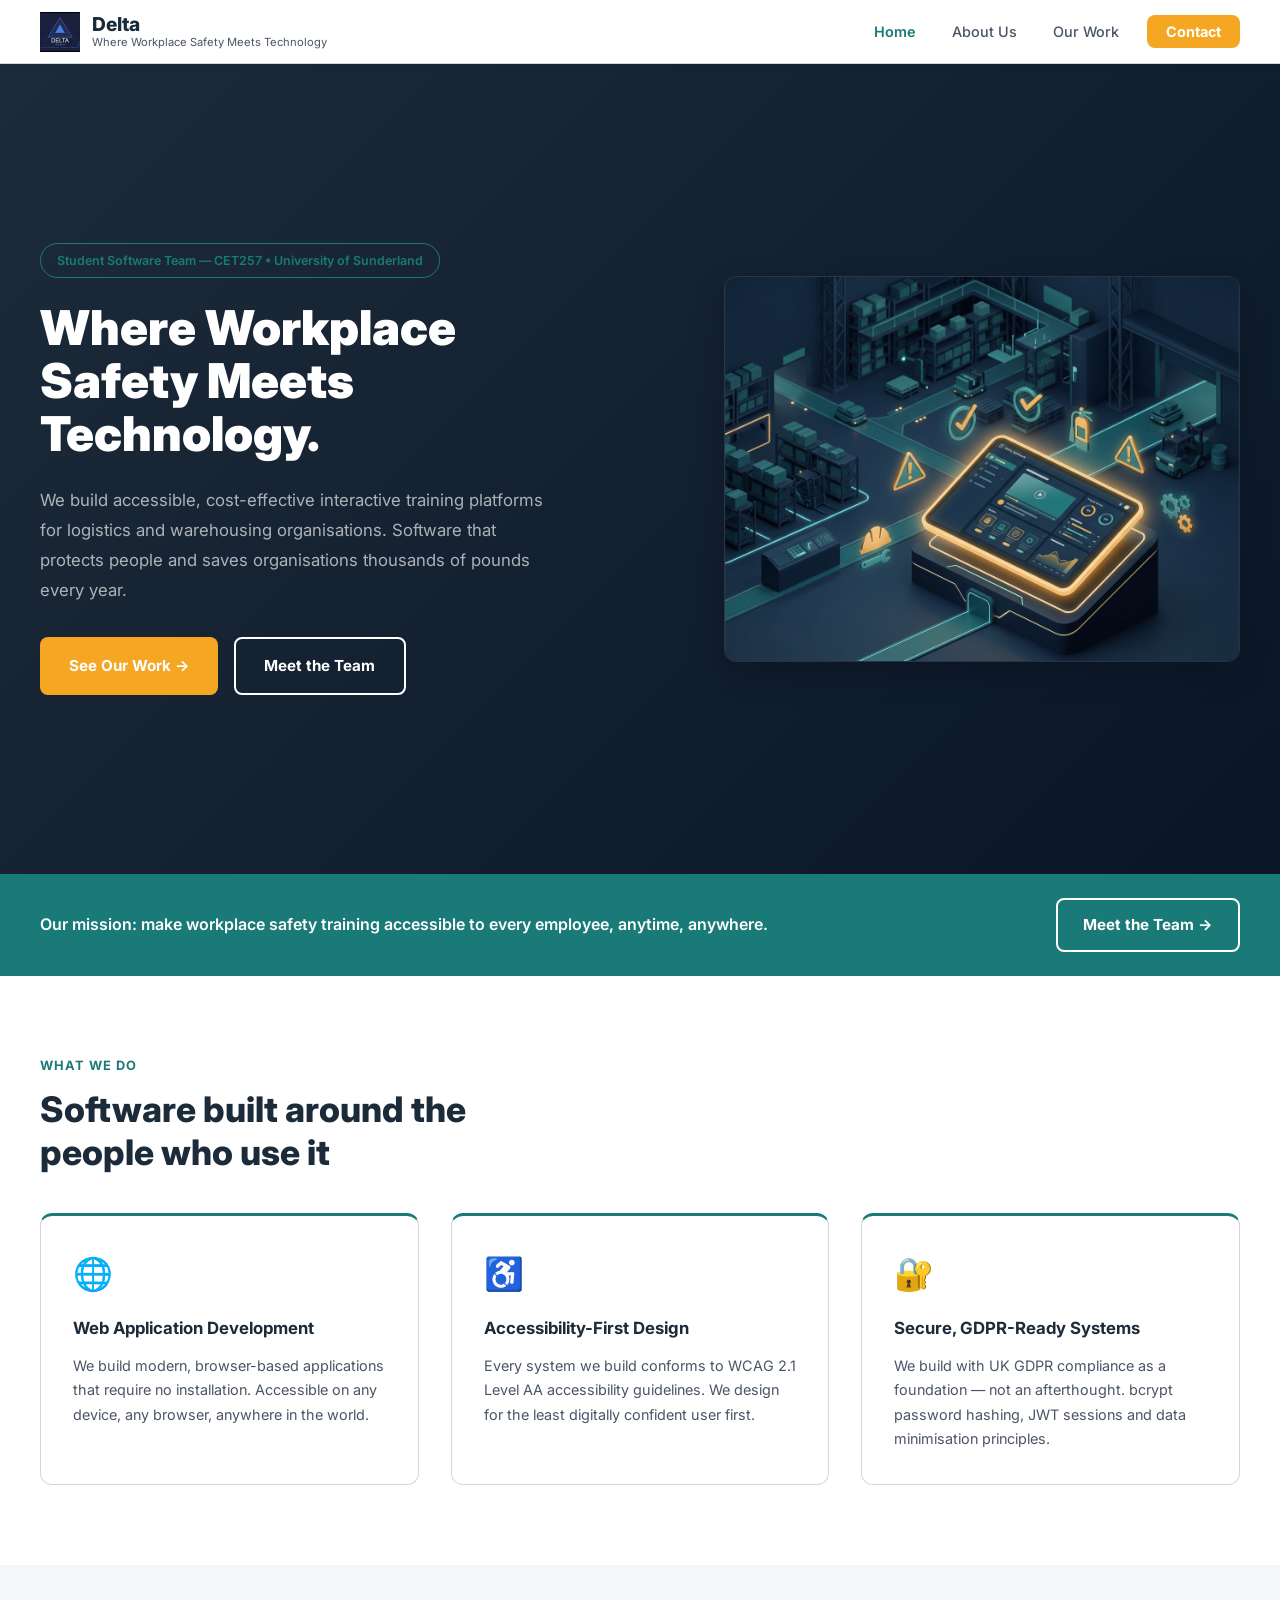
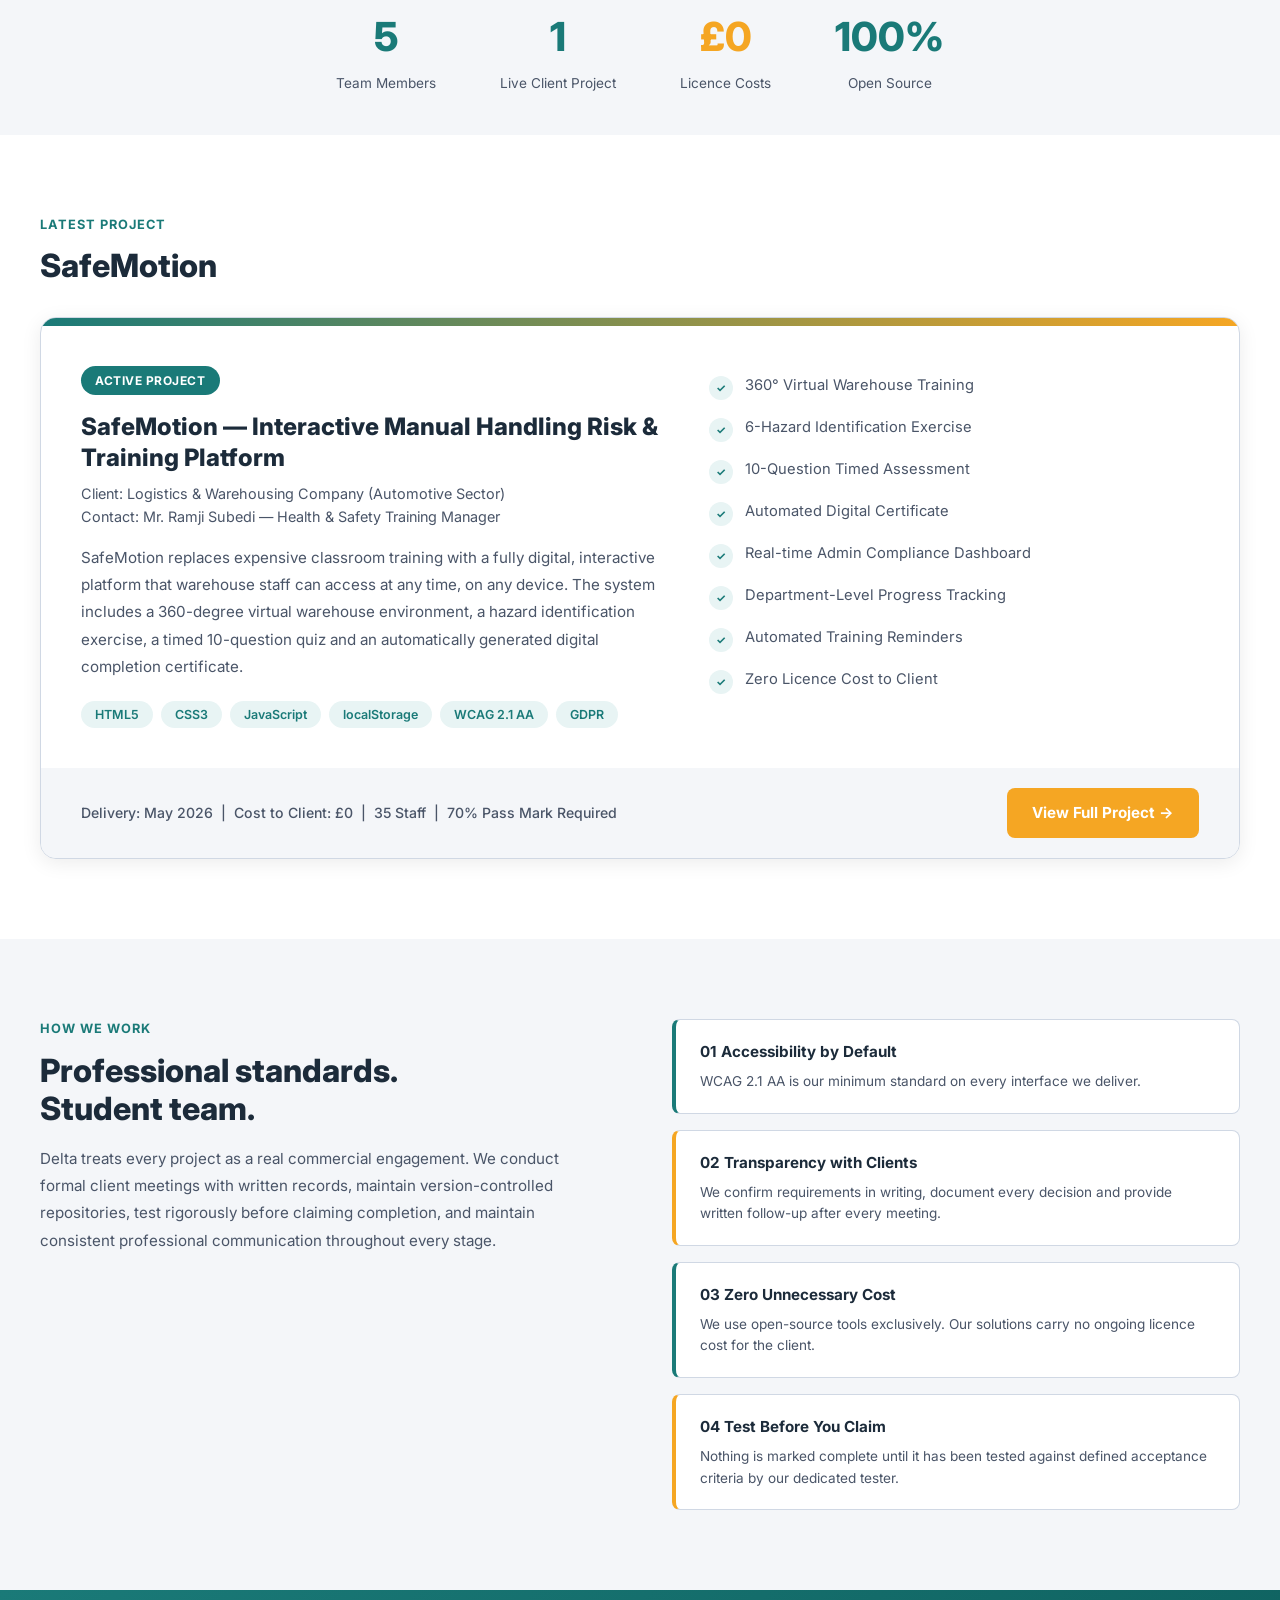
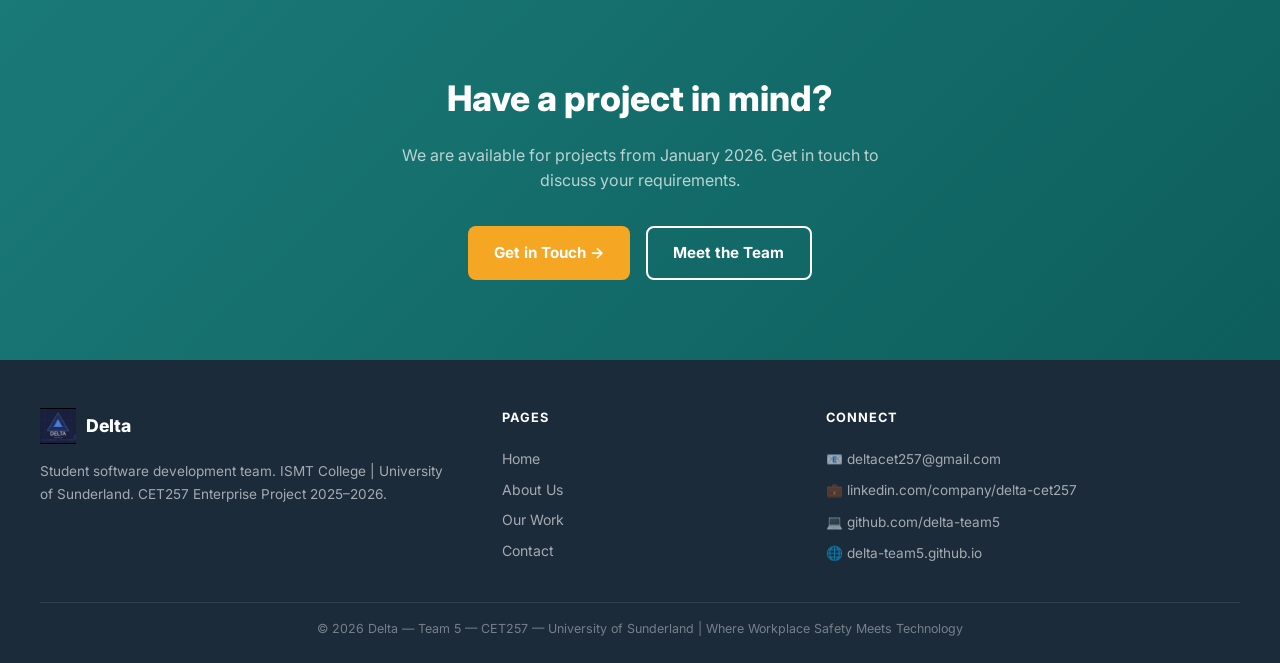
<file: index.html>
<!DOCTYPE html>
<html lang="en">
<head>
  <meta charset="UTF-8">
  <meta name="viewport" content="width=device-width, initial-scale=1.0">
  <meta name="description" content="Delta — Student software development team at ISMT College, University of Sunderland. Building accessible, cost-effective digital training solutions for logistics and warehousing.">
  <title>Delta — Where Workplace Safety Meets Technology</title>
  <link rel="stylesheet" href="style.css">
</head>
<body>

  <!-- ========== NAVBAR ========== -->
  <nav class="navbar" id="navbar">
    <div class="navbar__inner">
      <a href="index.html" class="navbar__logo">
        <img src="assets/logo.png" alt="Delta Logo" class="navbar__logo-image">
        <div class="navbar__logo-text">
          <span class="navbar__logo-name">Delta</span>
          <span class="navbar__logo-tagline">Where Workplace Safety Meets Technology</span>
        </div>
      </a>
      <button class="navbar__hamburger" id="hamburgerBtn" aria-label="Toggle navigation menu">
        <span></span><span></span><span></span>
      </button>
      <ul class="navbar__links" id="navLinks">
        <li><a href="index.html" class="navbar__link navbar__link--active">Home</a></li>
        <li><a href="about.html" class="navbar__link">About Us</a></li>
        <li><a href="work.html" class="navbar__link">Our Work</a></li>
        <li><a href="contact.html" class="navbar__link navbar__link--contact">Contact</a></li>
      </ul>
    </div>
  </nav>

  <!-- ========== HERO ========== -->
  <section class="hero" id="hero">
    <div class="hero__inner">
      <div class="hero__content">
        <span class="hero__badge">Student Software Team — CET257 • University of Sunderland</span>
        <h1 class="hero__heading">Where Workplace<br>Safety Meets<br>Technology.</h1>
        <p class="hero__text">We build accessible, cost-effective interactive training platforms for logistics and warehousing organisations. Software that protects people and saves organisations thousands of pounds every year.</p>
        <div class="hero__buttons">
          <a href="work.html" class="btn btn-amber">See Our Work →</a>
          <a href="about.html" class="btn btn-outline-white">Meet the Team</a>
        </div>
      </div>
      <div class="hero__image-wrapper">
        <img src="assets/hero.jpg" alt="SafeMotion virtual training environment" class="hero__image">
      </div>
    </div>
  </section>

  <!-- ========== MISSION STRIP ========== -->
  <section class="mission-strip">
    <div class="mission-strip__inner">
      <p class="mission-strip__text">Our mission: make workplace safety training accessible to every employee, anytime, anywhere.</p>
      <a href="about.html" class="btn btn-outline-white">Meet the Team →</a>
    </div>
  </section>

  <!-- ========== WHAT WE DO ========== -->
  <section class="services" id="services">
    <div class="services__inner">
      <p class="section-label">WHAT WE DO</p>
      <h2 class="section-heading">Software built around the<br>people who use it</h2>
      <div class="services__grid">
        <div class="service-card fade-in">
          <div class="service-card__icon">🌐</div>
          <h3 class="service-card__title">Web Application Development</h3>
          <p class="service-card__text">We build modern, browser-based applications that require no installation. Accessible on any device, any browser, anywhere in the world.</p>
        </div>
        <div class="service-card fade-in">
          <div class="service-card__icon">♿</div>
          <h3 class="service-card__title">Accessibility-First Design</h3>
          <p class="service-card__text">Every system we build conforms to WCAG 2.1 Level AA accessibility guidelines. We design for the least digitally confident user first.</p>
        </div>
        <div class="service-card fade-in">
          <div class="service-card__icon">🔐</div>
          <h3 class="service-card__title">Secure, GDPR-Ready Systems</h3>
          <p class="service-card__text">We build with UK GDPR compliance as a foundation — not an afterthought. bcrypt password hashing, JWT sessions and data minimisation principles.</p>
        </div>
      </div>
    </div>
  </section>

  <!-- ========== STATS BAR ========== -->
  <section class="stats">
    <div class="stats__inner">
      <div class="stat fade-in">
        <div class="stat__number">5</div>
        <div class="stat__label">Team Members</div>
      </div>
      <div class="stat fade-in">
        <div class="stat__number">1</div>
        <div class="stat__label">Live Client Project</div>
      </div>
      <div class="stat fade-in">
        <div class="stat__number stat__number--amber">£0</div>
        <div class="stat__label">Licence Costs</div>
      </div>
      <div class="stat fade-in">
        <div class="stat__number">100%</div>
        <div class="stat__label">Open Source</div>
      </div>
    </div>
  </section>

  <!-- ========== LATEST PROJECT ========== -->
  <section class="latest-project" id="latest-project">
    <div class="latest-project__inner">
      <p class="section-label">LATEST PROJECT</p>
      <h2 class="section-heading" style="font-size:2rem;">SafeMotion</h2>
      <div class="project-card fade-in">
        <div class="project-card__strip"></div>
        <div class="project-card__body">
          <div>
            <span class="project-card__badge">ACTIVE PROJECT</span>
            <h3 class="project-card__title">SafeMotion — Interactive Manual Handling Risk &amp; Training Platform</h3>
            <p class="project-card__client">Client: Logistics &amp; Warehousing Company (Automotive Sector)<br>Contact: Mr. Ramji Subedi — Health &amp; Safety Training Manager</p>
            <p class="project-card__desc">SafeMotion replaces expensive classroom training with a fully digital, interactive platform that warehouse staff can access at any time, on any device. The system includes a 360-degree virtual warehouse environment, a hazard identification exercise, a timed 10-question quiz and an automatically generated digital completion certificate.</p>
            <div class="project-card__tags">
              <span class="tag">HTML5</span>
              <span class="tag">CSS3</span>
              <span class="tag">JavaScript</span>
              <span class="tag">localStorage</span>
              <span class="tag">WCAG 2.1 AA</span>
              <span class="tag">GDPR</span>
            </div>
          </div>
          <div>
            <ul class="project-card__features">
              <li class="project-card__feature"><span class="project-card__feature-icon">✓</span> 360° Virtual Warehouse Training</li>
              <li class="project-card__feature"><span class="project-card__feature-icon">✓</span> 6-Hazard Identification Exercise</li>
              <li class="project-card__feature"><span class="project-card__feature-icon">✓</span> 10-Question Timed Assessment</li>
              <li class="project-card__feature"><span class="project-card__feature-icon">✓</span> Automated Digital Certificate</li>
              <li class="project-card__feature"><span class="project-card__feature-icon">✓</span> Real-time Admin Compliance Dashboard</li>
              <li class="project-card__feature"><span class="project-card__feature-icon">✓</span> Department-Level Progress Tracking</li>
              <li class="project-card__feature"><span class="project-card__feature-icon">✓</span> Automated Training Reminders</li>
              <li class="project-card__feature"><span class="project-card__feature-icon">✓</span> Zero Licence Cost to Client</li>
            </ul>
          </div>
        </div>
        <div class="project-card__footer">
          <span class="project-card__footer-text">Delivery: May 2026 &nbsp;|&nbsp; Cost to Client: £0 &nbsp;|&nbsp; 35 Staff &nbsp;|&nbsp; 70% Pass Mark Required</span>
          <a href="work.html" class="btn btn-amber">View Full Project →</a>
        </div>
      </div>
    </div>
  </section>

  <!-- ========== PRINCIPLES ========== -->
  <section class="principles" id="principles">
    <div class="principles__inner">
      <div>
        <p class="section-label">HOW WE WORK</p>
        <h2 class="section-heading" style="font-size:2rem;">Professional standards.<br>Student team.</h2>
        <p class="principles__text">Delta treats every project as a real commercial engagement. We conduct formal client meetings with written records, maintain version-controlled repositories, test rigorously before claiming completion, and maintain consistent professional communication throughout every stage.</p>
      </div>
      <div class="principle-cards">
        <div class="principle-card fade-in">
          <h4 class="principle-card__title">01 Accessibility by Default</h4>
          <p class="principle-card__text">WCAG 2.1 AA is our minimum standard on every interface we deliver.</p>
        </div>
        <div class="principle-card principle-card--amber fade-in">
          <h4 class="principle-card__title">02 Transparency with Clients</h4>
          <p class="principle-card__text">We confirm requirements in writing, document every decision and provide written follow-up after every meeting.</p>
        </div>
        <div class="principle-card fade-in">
          <h4 class="principle-card__title">03 Zero Unnecessary Cost</h4>
          <p class="principle-card__text">We use open-source tools exclusively. Our solutions carry no ongoing licence cost for the client.</p>
        </div>
        <div class="principle-card principle-card--amber fade-in">
          <h4 class="principle-card__title">04 Test Before You Claim</h4>
          <p class="principle-card__text">Nothing is marked complete until it has been tested against defined acceptance criteria by our dedicated tester.</p>
        </div>
      </div>
    </div>
  </section>

  <!-- ========== CTA ========== -->
  <section class="cta">
    <div>
      <h2 class="cta__heading">Have a project in mind?</h2>
      <p class="cta__text">We are available for projects from January 2026. Get in touch to discuss your requirements.</p>
      <div class="cta__buttons">
        <a href="contact.html" class="btn btn-amber">Get in Touch →</a>
        <a href="about.html" class="btn btn-outline-white">Meet the Team</a>
      </div>
    </div>
  </section>

  <!-- ========== FOOTER ========== -->
  <footer class="footer">
    <div class="footer__inner">
      <div>
        <div class="footer__logo">
          <img src="assets/logo.png" alt="Delta Logo" class="footer__logo-image">
          <span class="footer__logo-name">Delta</span>
        </div>
        <p class="footer__description">Student software development team. ISMT College | University of Sunderland. CET257 Enterprise Project 2025–2026.</p>
      </div>
      <div>
        <h4 class="footer__heading">Pages</h4>
        <a href="index.html" class="footer__link">Home</a>
        <a href="about.html" class="footer__link">About Us</a>
        <a href="work.html" class="footer__link">Our Work</a>
        <a href="contact.html" class="footer__link">Contact</a>
      </div>
      <div>
        <h4 class="footer__heading">Connect</h4>
        <a href="mailto:deltacet257@gmail.com" class="footer__connect-link">📧 deltacet257@gmail.com</a>
        <a href="https://linkedin.com/company/delta-cet257" target="_blank" class="footer__connect-link">💼 linkedin.com/company/delta-cet257</a>
        <a href="https://github.com/delta-team5" target="_blank" class="footer__connect-link">💻 github.com/delta-team5</a>
        <a href="https://delta-team5.github.io" target="_blank" class="footer__connect-link">🌐 delta-team5.github.io</a>
      </div>
    </div>
    <div class="footer__bottom">
      © 2026 Delta — Team 5 — CET257 — University of Sunderland | Where Workplace Safety Meets Technology
    </div>
  </footer>

  <!-- ========== SCRIPTS ========== -->
  <script>
    // Hamburger menu toggle
    const hamburgerBtn = document.getElementById('hamburgerBtn');
    const navLinks = document.getElementById('navLinks');
    hamburgerBtn.addEventListener('click', () => {
      navLinks.classList.toggle('active');
    });

    // Close mobile menu when a link is clicked
    document.querySelectorAll('.navbar__link').forEach(link => {
      link.addEventListener('click', () => {
        navLinks.classList.remove('active');
      });
    });

    // Intersection Observer for fade-in animations
    const observerOptions = { threshold: 0.1, rootMargin: '0px 0px -40px 0px' };
    const observer = new IntersectionObserver((entries) => {
      entries.forEach(entry => {
        if (entry.isIntersecting) {
          entry.target.classList.add('visible');
          observer.unobserve(entry.target);
        }
      });
    }, observerOptions);

    document.querySelectorAll('.fade-in').forEach(el => observer.observe(el));
  </script>

</body>
</html>
</file>
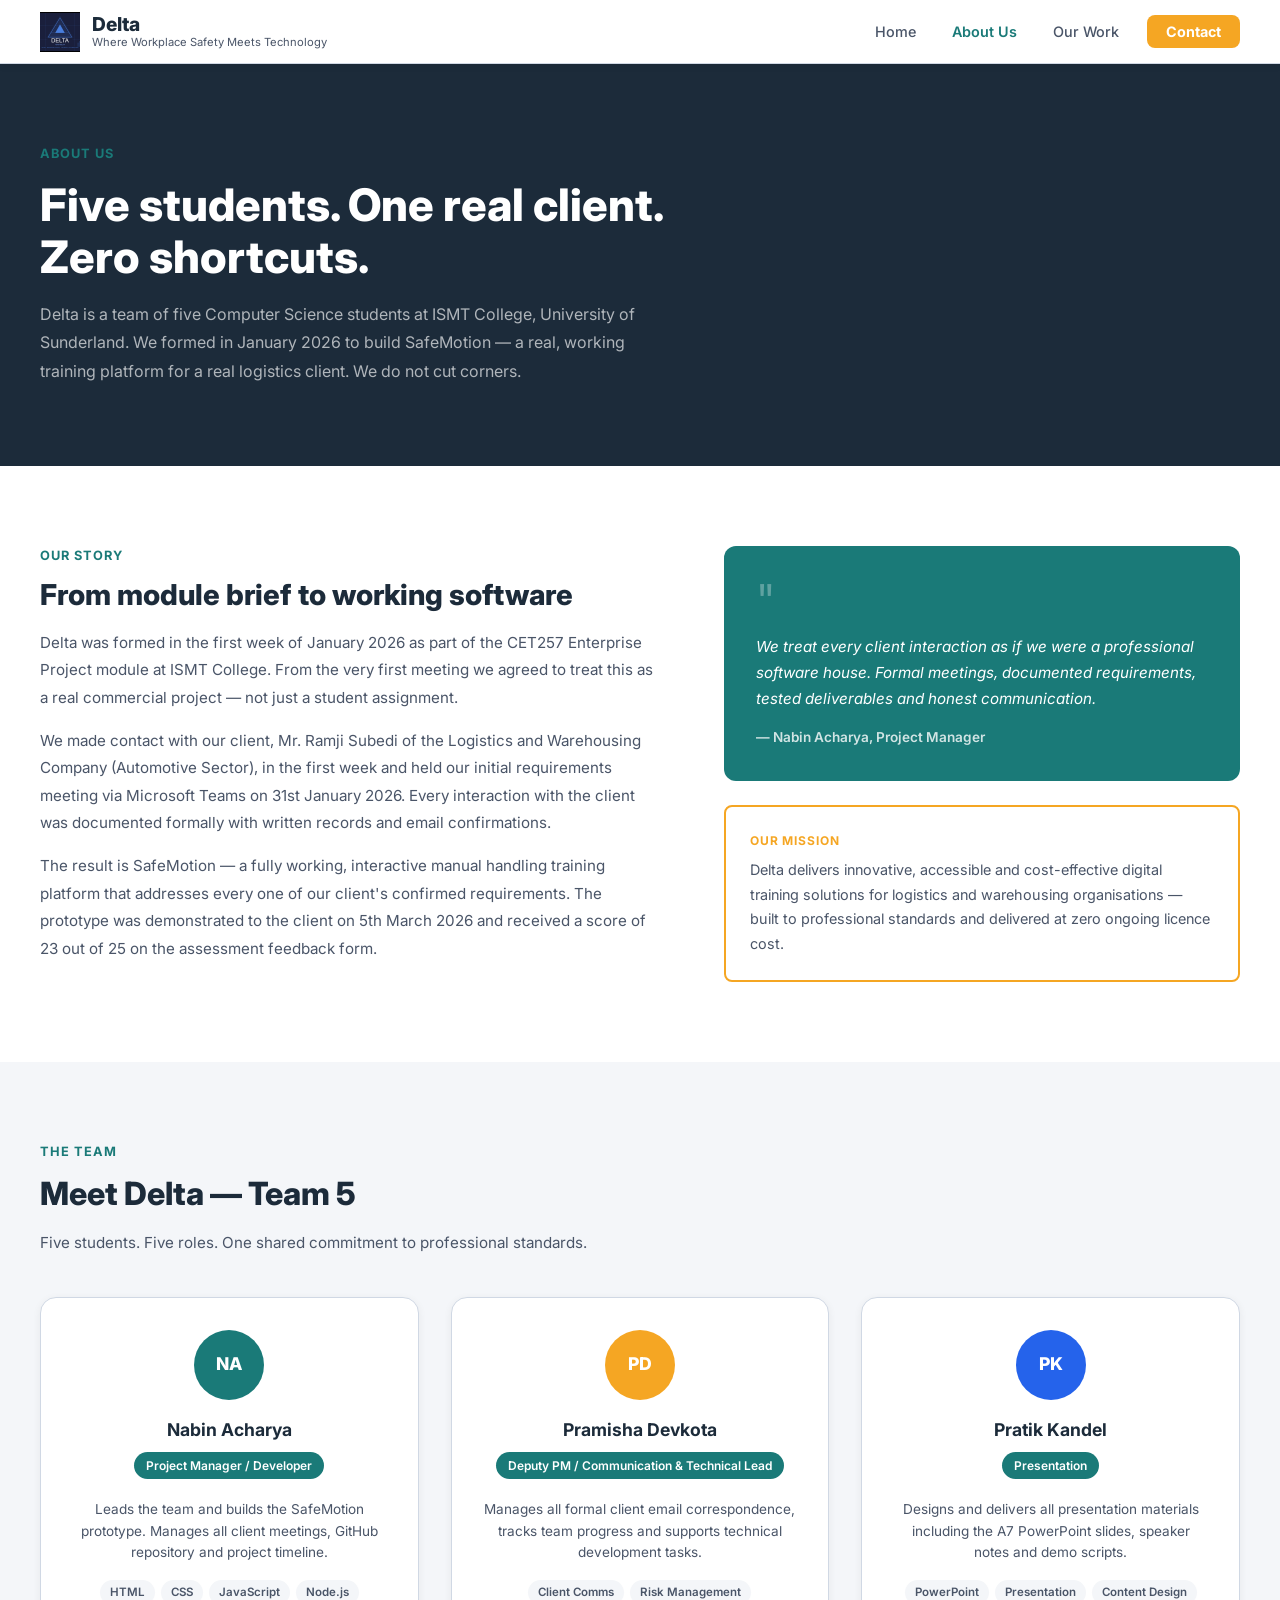
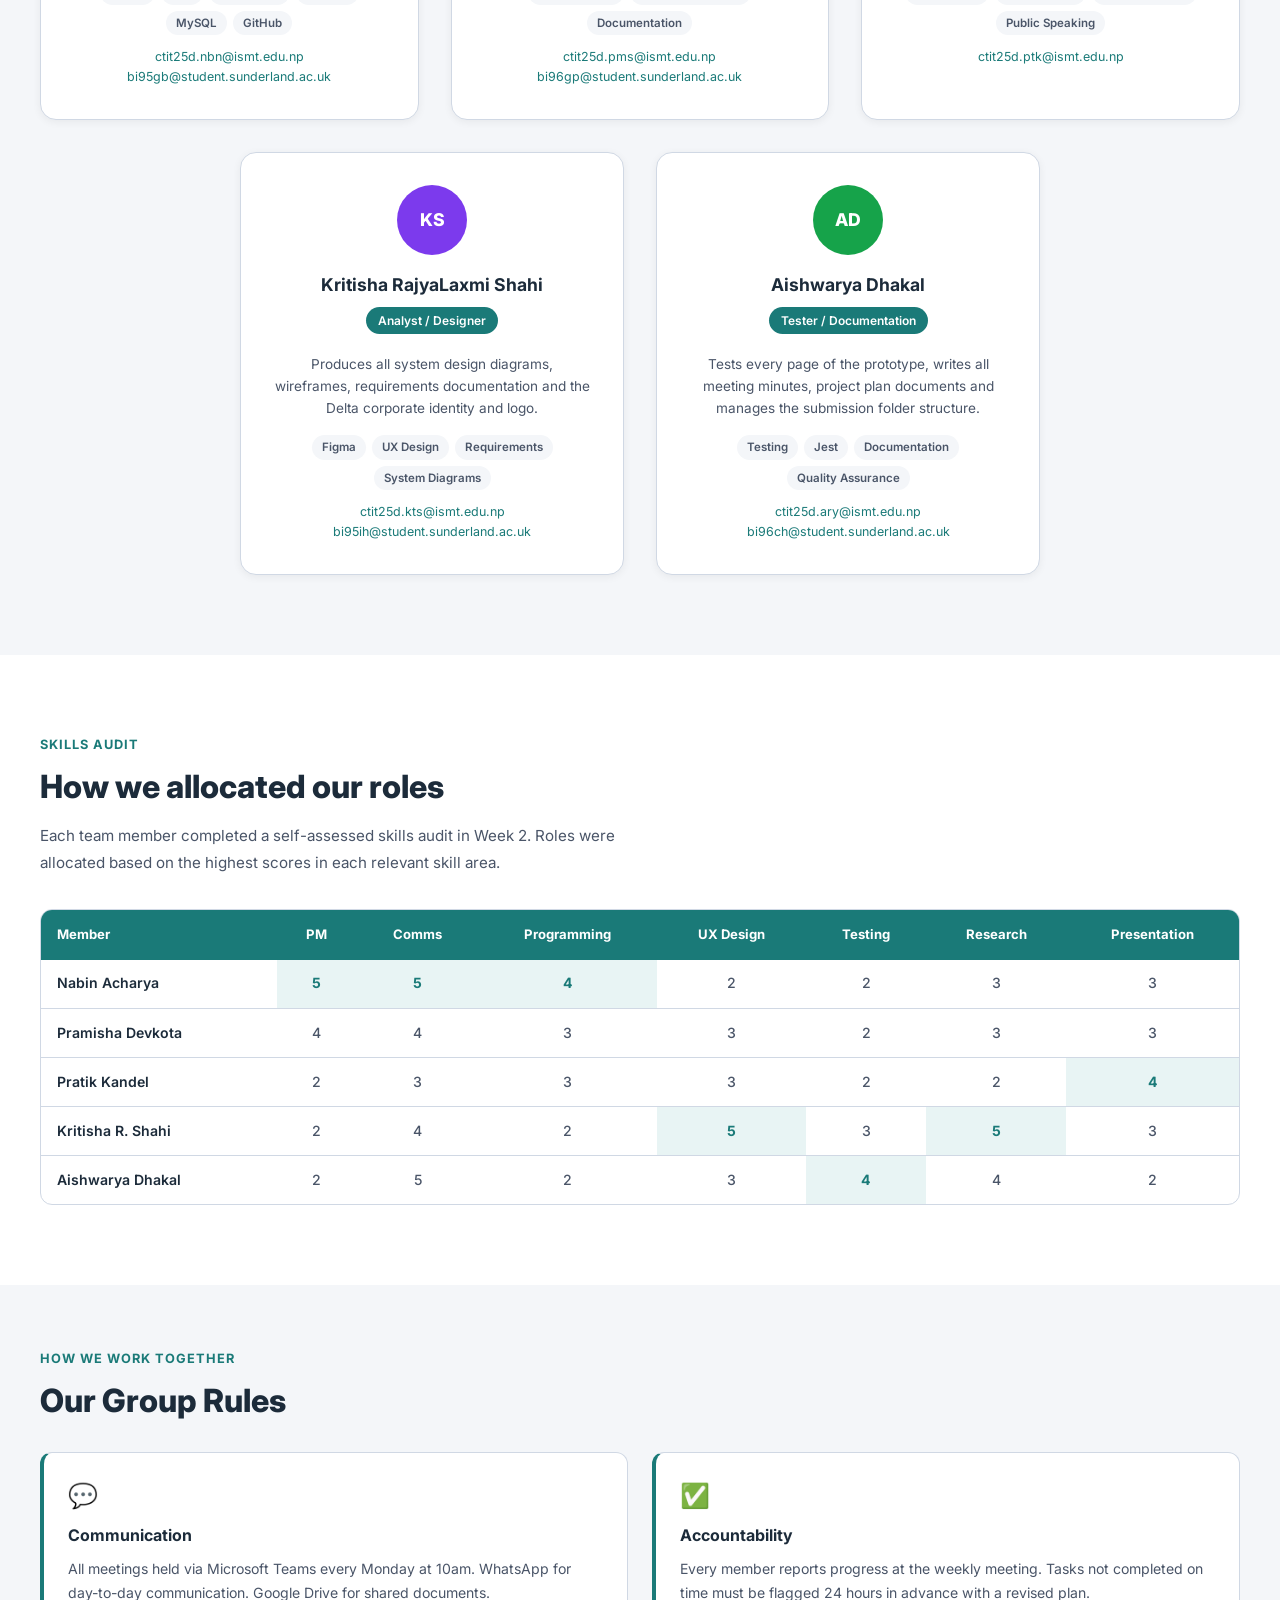
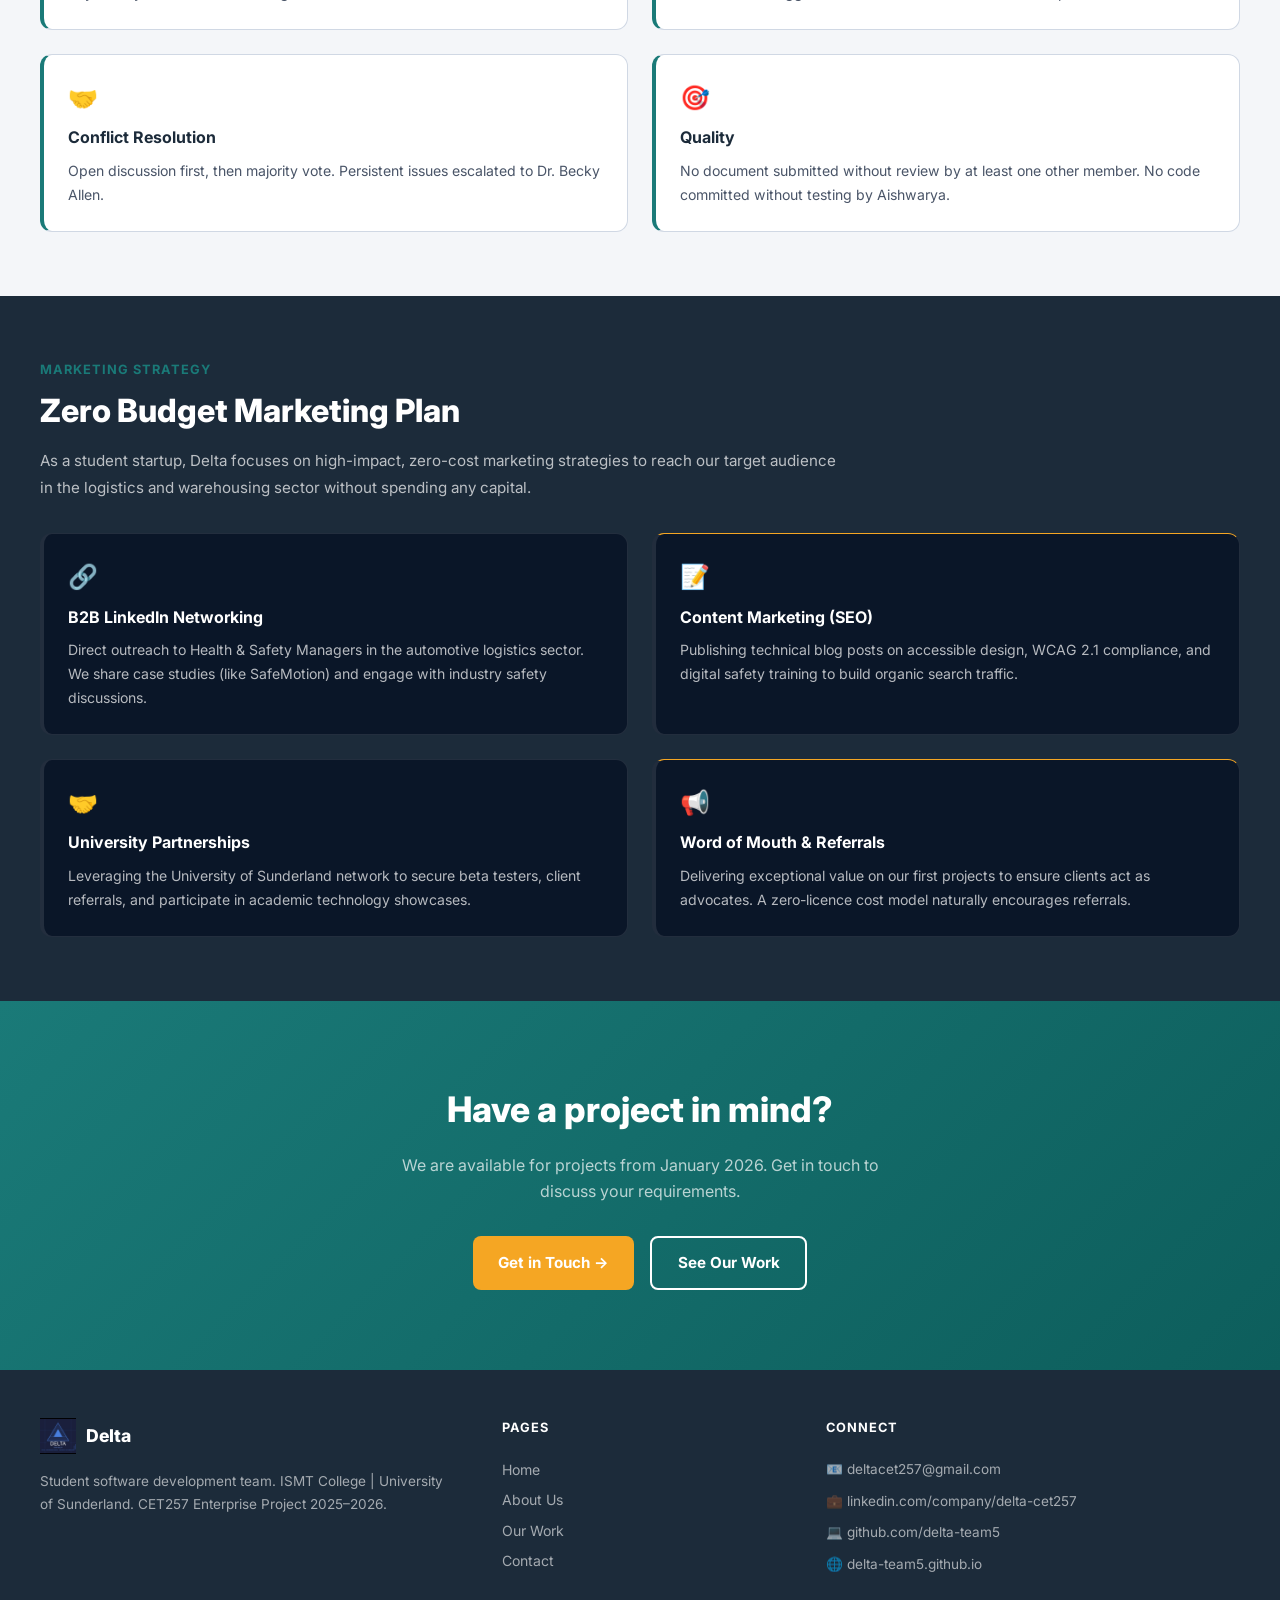
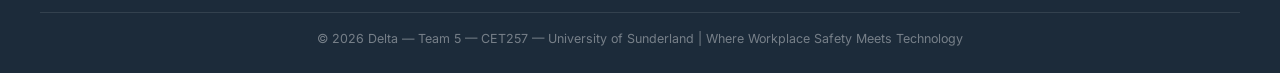
<file: about.html>
<!DOCTYPE html>
<html lang="en">
<head>
  <meta charset="UTF-8">
  <meta name="viewport" content="width=device-width, initial-scale=1.0">
  <meta name="description" content="Meet the Delta team — five Computer Science students at ISMT College, University of Sunderland, building SafeMotion for a real logistics client.">
  <title>About Us — Delta</title>
  <link rel="stylesheet" href="style.css">
</head>
<body>

  <!-- ========== NAVBAR ========== -->
  <nav class="navbar" id="navbar">
    <div class="navbar__inner">
      <a href="index.html" class="navbar__logo">
        <img src="assets/logo.png" alt="Delta Logo" class="navbar__logo-image">
        <div class="navbar__logo-text">
          <span class="navbar__logo-name">Delta</span>
          <span class="navbar__logo-tagline">Where Workplace Safety Meets Technology</span>
        </div>
      </a>
      <button class="navbar__hamburger" id="hamburgerBtn" aria-label="Toggle navigation menu">
        <span></span><span></span><span></span>
      </button>
      <ul class="navbar__links" id="navLinks">
        <li><a href="index.html" class="navbar__link">Home</a></li>
        <li><a href="about.html" class="navbar__link navbar__link--active">About Us</a></li>
        <li><a href="work.html" class="navbar__link">Our Work</a></li>
        <li><a href="contact.html" class="navbar__link navbar__link--contact">Contact</a></li>
      </ul>
    </div>
  </nav>

  <!-- ========== PAGE HERO ========== -->
  <section class="page-hero">
    <div class="page-hero__inner">
      <p class="page-hero__label">ABOUT US</p>
      <h1 class="page-hero__heading">Five students. One real client.<br>Zero shortcuts.</h1>
      <p class="page-hero__text">Delta is a team of five Computer Science students at ISMT College, University of Sunderland. We formed in January 2026 to build SafeMotion — a real, working training platform for a real logistics client. We do not cut corners.</p>
    </div>
  </section>

  <!-- ========== COMPANY STORY ========== -->
  <section class="story">
    <div class="story__inner">
      <div>
        <p class="section-label">OUR STORY</p>
        <h2 class="section-heading" style="font-size:1.8rem;">From module brief to working software</h2>
        <p class="story__paragraph">Delta was formed in the first week of January 2026 as part of the CET257 Enterprise Project module at ISMT College. From the very first meeting we agreed to treat this as a real commercial project — not just a student assignment.</p>
        <p class="story__paragraph">We made contact with our client, Mr. Ramji Subedi of the Logistics and Warehousing Company (Automotive Sector), in the first week and held our initial requirements meeting via Microsoft Teams on 31st January 2026. Every interaction with the client was documented formally with written records and email confirmations.</p>
        <p class="story__paragraph">The result is SafeMotion — a fully working, interactive manual handling training platform that addresses every one of our client's confirmed requirements. The prototype was demonstrated to the client on 5th March 2026 and received a score of 23 out of 25 on the assessment feedback form.</p>
      </div>
      <div>
        <div class="story__quote fade-in">
          <div class="story__quote-mark">"</div>
          <p class="story__quote-text">We treat every client interaction as if we were a professional software house. Formal meetings, documented requirements, tested deliverables and honest communication.</p>
          <p class="story__quote-author">— Nabin Acharya, Project Manager</p>
        </div>
        <div class="story__mission fade-in">
          <p class="story__mission-label">OUR MISSION</p>
          <p class="story__mission-text">Delta delivers innovative, accessible and cost-effective digital training solutions for logistics and warehousing organisations — built to professional standards and delivered at zero ongoing licence cost.</p>
        </div>
      </div>
    </div>
  </section>

  <!-- ========== TEAM ========== -->
  <section class="team" id="team">
    <div class="team__inner">
      <p class="section-label">THE TEAM</p>
      <h2 class="section-heading" style="font-size:2rem;">Meet Delta — Team 5</h2>
      <p class="section-text">Five students. Five roles. One shared commitment to professional standards.</p>

      <!-- Top row: 3 cards -->
      <div class="team__grid">
        <!-- Nabin -->
        <div class="team-card fade-in">
          <div class="team-card__avatar" style="background:#1A7A78;">NA</div>
          <h3 class="team-card__name">Nabin Acharya</h3>
          <span class="team-card__role">Project Manager / Developer</span>
          <p class="team-card__desc">Leads the team and builds the SafeMotion prototype. Manages all client meetings, GitHub repository and project timeline.</p>
          <div class="team-card__skills">
            <span class="team-card__skill">HTML</span>
            <span class="team-card__skill">CSS</span>
            <span class="team-card__skill">JavaScript</span>
            <span class="team-card__skill">Node.js</span>
            <span class="team-card__skill">MySQL</span>
            <span class="team-card__skill">GitHub</span>
          </div>
          <div style="margin-top: 0.75rem;">
            <a href="mailto:ctit25d.nbn@ismt.edu.np" class="team-card__email" style="margin-top: 0;">ctit25d.nbn@ismt.edu.np</a>
            <a href="mailto:bi95gb@student.sunderland.ac.uk" class="team-card__email" style="margin-top: 0;">bi95gb@student.sunderland.ac.uk</a>
          </div>
        </div>

        <!-- Pramisha -->
        <div class="team-card fade-in">
          <div class="team-card__avatar" style="background:#F5A623;">PD</div>
          <h3 class="team-card__name">Pramisha Devkota</h3>
          <span class="team-card__role">Deputy PM / Communication &amp; Technical Lead</span>
          <p class="team-card__desc">Manages all formal client email correspondence, tracks team progress and supports technical development tasks.</p>
          <div class="team-card__skills">
            <span class="team-card__skill">Client Comms</span>
            <span class="team-card__skill">Risk Management</span>
            <span class="team-card__skill">Documentation</span>
          </div>
          <div style="margin-top: 0.75rem;">
            <a href="mailto:ctit25d.pms@ismt.edu.np" class="team-card__email" style="margin-top: 0;">ctit25d.pms@ismt.edu.np</a>
            <a href="mailto:bi96gp@student.sunderland.ac.uk" class="team-card__email" style="margin-top: 0;">bi96gp@student.sunderland.ac.uk</a>
          </div>
        </div>

        <!-- Pratik -->
        <div class="team-card fade-in">
          <div class="team-card__avatar" style="background:#2563EB;">PK</div>
          <h3 class="team-card__name">Pratik Kandel</h3>
          <span class="team-card__role">Presentation</span>
          <p class="team-card__desc">Designs and delivers all presentation materials including the A7 PowerPoint slides, speaker notes and demo scripts.</p>
          <div class="team-card__skills">
            <span class="team-card__skill">PowerPoint</span>
            <span class="team-card__skill">Presentation</span>
            <span class="team-card__skill">Content Design</span>
            <span class="team-card__skill">Public Speaking</span>
          </div>
          <a href="mailto:ctit25d.ptk@ismt.edu.np" class="team-card__email">ctit25d.ptk@ismt.edu.np</a>
        </div>
      </div>

      <!-- Bottom row: 2 cards centered -->
      <div class="team__grid team__grid--bottom">
        <!-- Kritisha -->
        <div class="team-card fade-in">
          <div class="team-card__avatar" style="background:#7C3AED;">KS</div>
          <h3 class="team-card__name">Kritisha RajyaLaxmi Shahi</h3>
          <span class="team-card__role">Analyst / Designer</span>
          <p class="team-card__desc">Produces all system design diagrams, wireframes, requirements documentation and the Delta corporate identity and logo.</p>
          <div class="team-card__skills">
            <span class="team-card__skill">Figma</span>
            <span class="team-card__skill">UX Design</span>
            <span class="team-card__skill">Requirements</span>
            <span class="team-card__skill">System Diagrams</span>
          </div>
          <div style="margin-top: 0.75rem;">
            <a href="mailto:ctit25d.kts@ismt.edu.np" class="team-card__email" style="margin-top: 0;">ctit25d.kts@ismt.edu.np</a>
            <a href="mailto:bi95ih@student.sunderland.ac.uk" class="team-card__email" style="margin-top: 0;">bi95ih@student.sunderland.ac.uk</a>
          </div>
        </div>

        <!-- Aishwarya -->
        <div class="team-card fade-in">
          <div class="team-card__avatar" style="background:#16A34A;">AD</div>
          <h3 class="team-card__name">Aishwarya Dhakal</h3>
          <span class="team-card__role">Tester / Documentation</span>
          <p class="team-card__desc">Tests every page of the prototype, writes all meeting minutes, project plan documents and manages the submission folder structure.</p>
          <div class="team-card__skills">
            <span class="team-card__skill">Testing</span>
            <span class="team-card__skill">Jest</span>
            <span class="team-card__skill">Documentation</span>
            <span class="team-card__skill">Quality Assurance</span>
          </div>
          <div style="margin-top: 0.75rem;">
            <a href="mailto:ctit25d.ary@ismt.edu.np" class="team-card__email" style="margin-top: 0;">ctit25d.ary@ismt.edu.np</a>
            <a href="mailto:bi96ch@student.sunderland.ac.uk" class="team-card__email" style="margin-top: 0;">bi96ch@student.sunderland.ac.uk</a>
          </div>
        </div>
      </div>
    </div>
  </section>

  <!-- ========== SKILLS AUDIT ========== -->
  <section class="skills-audit" id="skills-audit">
    <div class="skills-audit__inner">
      <p class="section-label">SKILLS AUDIT</p>
      <h2 class="section-heading" style="font-size:2rem;">How we allocated our roles</h2>
      <p class="section-text" style="margin-bottom:0;">Each team member completed a self-assessed skills audit in Week 2. Roles were allocated based on the highest scores in each relevant skill area.</p>
      <div class="skills-audit__table-wrap fade-in">
        <table class="skills-audit__table">
          <thead>
            <tr>
              <th>Member</th>
              <th>PM</th>
              <th>Comms</th>
              <th>Programming</th>
              <th>UX Design</th>
              <th>Testing</th>
              <th>Research</th>
              <th>Presentation</th>
            </tr>
          </thead>
          <tbody>
            <tr>
              <td>Nabin Acharya</td>
              <td class="td-highlight">5</td>
              <td class="td-highlight">5</td>
              <td class="td-highlight">4</td>
              <td>2</td>
              <td>2</td>
              <td>3</td>
              <td>3</td>
            </tr>
            <tr>
              <td>Pramisha Devkota</td>
              <td>4</td>
              <td>4</td>
              <td>3</td>
              <td>3</td>
              <td>2</td>
              <td>3</td>
              <td>3</td>
            </tr>
            <tr>
              <td>Pratik Kandel</td>
              <td>2</td>
              <td>3</td>
              <td>3</td>
              <td>3</td>
              <td>2</td>
              <td>2</td>
              <td class="td-highlight">4</td>
            </tr>
            <tr>
              <td>Kritisha R. Shahi</td>
              <td>2</td>
              <td>4</td>
              <td>2</td>
              <td class="td-highlight">5</td>
              <td>3</td>
              <td class="td-highlight">5</td>
              <td>3</td>
            </tr>
            <tr>
              <td>Aishwarya Dhakal</td>
              <td>2</td>
              <td>5</td>
              <td>2</td>
              <td>3</td>
              <td class="td-highlight">4</td>
              <td>4</td>
              <td>2</td>
            </tr>
          </tbody>
        </table>
      </div>
    </div>
  </section>

  <!-- ========== GROUP RULES ========== -->
  <section class="group-rules">
    <div class="group-rules__inner">
      <p class="section-label">HOW WE WORK TOGETHER</p>
      <h2 class="section-heading" style="font-size:2rem;">Our Group Rules</h2>
      <div class="group-rules__grid">
        <div class="rule-card fade-in">
          <div class="rule-card__icon">💬</div>
          <h4 class="rule-card__title">Communication</h4>
          <p class="rule-card__text">All meetings held via Microsoft Teams every Monday at 10am. WhatsApp for day-to-day communication. Google Drive for shared documents.</p>
        </div>
        <div class="rule-card fade-in">
          <div class="rule-card__icon">✅</div>
          <h4 class="rule-card__title">Accountability</h4>
          <p class="rule-card__text">Every member reports progress at the weekly meeting. Tasks not completed on time must be flagged 24 hours in advance with a revised plan.</p>
        </div>
        <div class="rule-card fade-in">
          <div class="rule-card__icon">🤝</div>
          <h4 class="rule-card__title">Conflict Resolution</h4>
          <p class="rule-card__text">Open discussion first, then majority vote. Persistent issues escalated to Dr. Becky Allen.</p>
        </div>
        <div class="rule-card fade-in">
          <div class="rule-card__icon">🎯</div>
          <h4 class="rule-card__title">Quality</h4>
          <p class="rule-card__text">No document submitted without review by at least one other member. No code committed without testing by Aishwarya.</p>
        </div>
      </div>
    </div>
  </section>

  <!-- ========== ZERO BUDGET MARKETING PLAN ========== -->
  <section class="group-rules" style="background: var(--navy);" id="marketing-plan">
    <div class="group-rules__inner">
      <p class="section-label">MARKETING STRATEGY</p>
      <h2 class="section-heading" style="font-size:2rem; color: var(--white);">Zero Budget Marketing Plan</h2>
      <p class="section-text" style="color: rgba(255,255,255,0.7); max-width: 800px;">As a student startup, Delta focuses on high-impact, zero-cost marketing strategies to reach our target audience in the logistics and warehousing sector without spending any capital.</p>
      
      <div class="group-rules__grid">
        <div class="rule-card fade-in" style="background: #0A1628; border-color: rgba(255,255,255,0.1);">
          <div class="rule-card__icon">🔗</div>
          <h4 class="rule-card__title" style="color: var(--white);">B2B LinkedIn Networking</h4>
          <p class="rule-card__text" style="color: rgba(255,255,255,0.7);">Direct outreach to Health & Safety Managers in the automotive logistics sector. We share case studies (like SafeMotion) and engage with industry safety discussions.</p>
        </div>
        <div class="rule-card fade-in" style="background: #0A1628; border-color: rgba(255,255,255,0.1); border-top-color: var(--amber);">
          <div class="rule-card__icon">📝</div>
          <h4 class="rule-card__title" style="color: var(--white);">Content Marketing (SEO)</h4>
          <p class="rule-card__text" style="color: rgba(255,255,255,0.7);">Publishing technical blog posts on accessible design, WCAG 2.1 compliance, and digital safety training to build organic search traffic.</p>
        </div>
        <div class="rule-card fade-in" style="background: #0A1628; border-color: rgba(255,255,255,0.1);">
          <div class="rule-card__icon">🤝</div>
          <h4 class="rule-card__title" style="color: var(--white);">University Partnerships</h4>
          <p class="rule-card__text" style="color: rgba(255,255,255,0.7);">Leveraging the University of Sunderland network to secure beta testers, client referrals, and participate in academic technology showcases.</p>
        </div>
        <div class="rule-card fade-in" style="background: #0A1628; border-color: rgba(255,255,255,0.1); border-top-color: var(--amber);">
          <div class="rule-card__icon">📢</div>
          <h4 class="rule-card__title" style="color: var(--white);">Word of Mouth & Referrals</h4>
          <p class="rule-card__text" style="color: rgba(255,255,255,0.7);">Delivering exceptional value on our first projects to ensure clients act as advocates. A zero-licence cost model naturally encourages referrals.</p>
        </div>
      </div>
    </div>
  </section>

  <!-- ========== CTA ========== -->
  <section class="cta">
    <div>
      <h2 class="cta__heading">Have a project in mind?</h2>
      <p class="cta__text">We are available for projects from January 2026. Get in touch to discuss your requirements.</p>
      <div class="cta__buttons">
        <a href="contact.html" class="btn btn-amber">Get in Touch →</a>
        <a href="work.html" class="btn btn-outline-white">See Our Work</a>
      </div>
    </div>
  </section>

  <!-- ========== FOOTER ========== -->
  <footer class="footer">
    <div class="footer__inner">
      <div>
        <div class="footer__logo">
          <img src="assets/logo.png" alt="Delta Logo" class="footer__logo-image">
          <span class="footer__logo-name">Delta</span>
        </div>
        <p class="footer__description">Student software development team. ISMT College | University of Sunderland. CET257 Enterprise Project 2025–2026.</p>
      </div>
      <div>
        <h4 class="footer__heading">Pages</h4>
        <a href="index.html" class="footer__link">Home</a>
        <a href="about.html" class="footer__link">About Us</a>
        <a href="work.html" class="footer__link">Our Work</a>
        <a href="contact.html" class="footer__link">Contact</a>
      </div>
      <div>
        <h4 class="footer__heading">Connect</h4>
        <a href="mailto:deltacet257@gmail.com" class="footer__connect-link">📧 deltacet257@gmail.com</a>
        <a href="https://linkedin.com/company/delta-cet257" target="_blank" class="footer__connect-link">💼 linkedin.com/company/delta-cet257</a>
        <a href="https://github.com/delta-team5" target="_blank" class="footer__connect-link">💻 github.com/delta-team5</a>
        <a href="https://delta-team5.github.io" target="_blank" class="footer__connect-link">🌐 delta-team5.github.io</a>
      </div>
    </div>
    <div class="footer__bottom">
      © 2026 Delta — Team 5 — CET257 — University of Sunderland | Where Workplace Safety Meets Technology
    </div>
  </footer>

  <!-- ========== SCRIPTS ========== -->
  <script>
    const hamburgerBtn = document.getElementById('hamburgerBtn');
    const navLinks = document.getElementById('navLinks');
    hamburgerBtn.addEventListener('click', () => {
      navLinks.classList.toggle('active');
    });
    document.querySelectorAll('.navbar__link').forEach(link => {
      link.addEventListener('click', () => navLinks.classList.remove('active'));
    });
    const observerOptions = { threshold: 0.1, rootMargin: '0px 0px -40px 0px' };
    const observer = new IntersectionObserver((entries) => {
      entries.forEach(entry => {
        if (entry.isIntersecting) {
          entry.target.classList.add('visible');
          observer.unobserve(entry.target);
        }
      });
    }, observerOptions);
    document.querySelectorAll('.fade-in').forEach(el => observer.observe(el));
  </script>

</body>
</html>
</file>
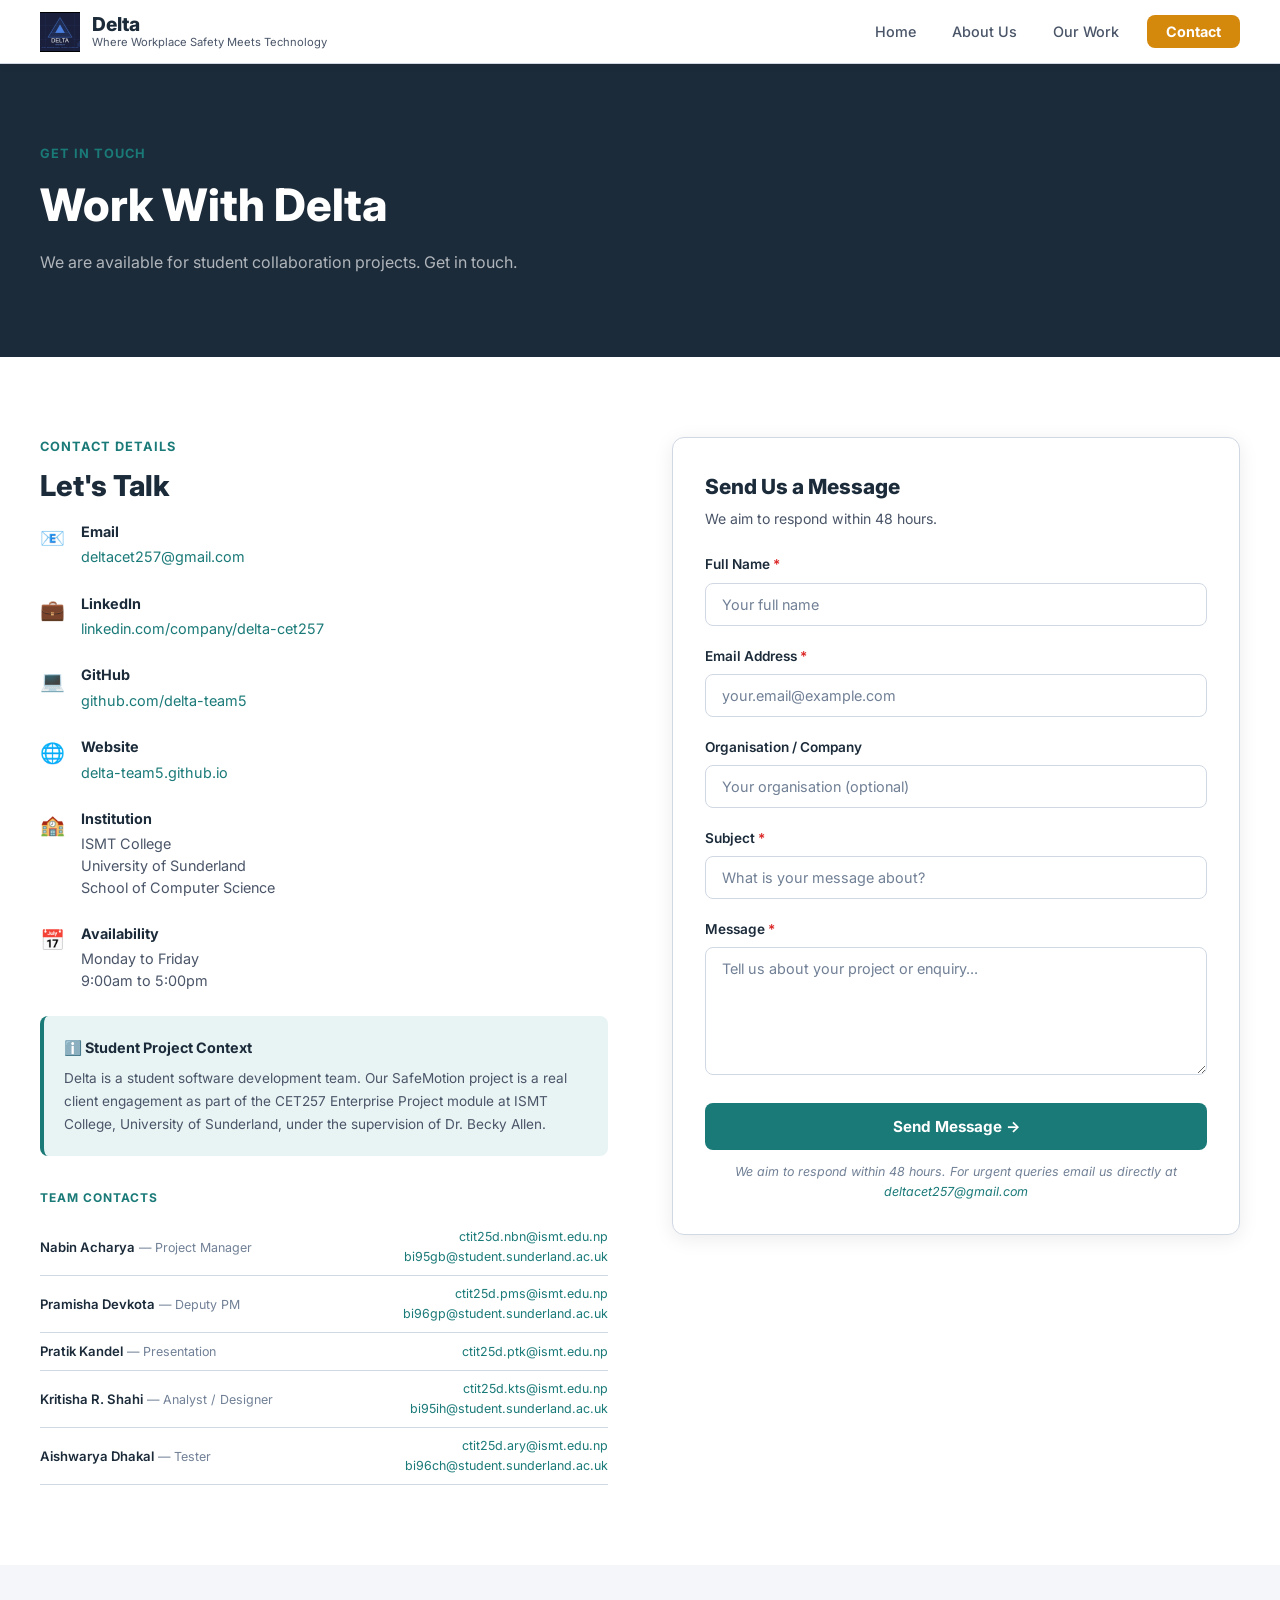
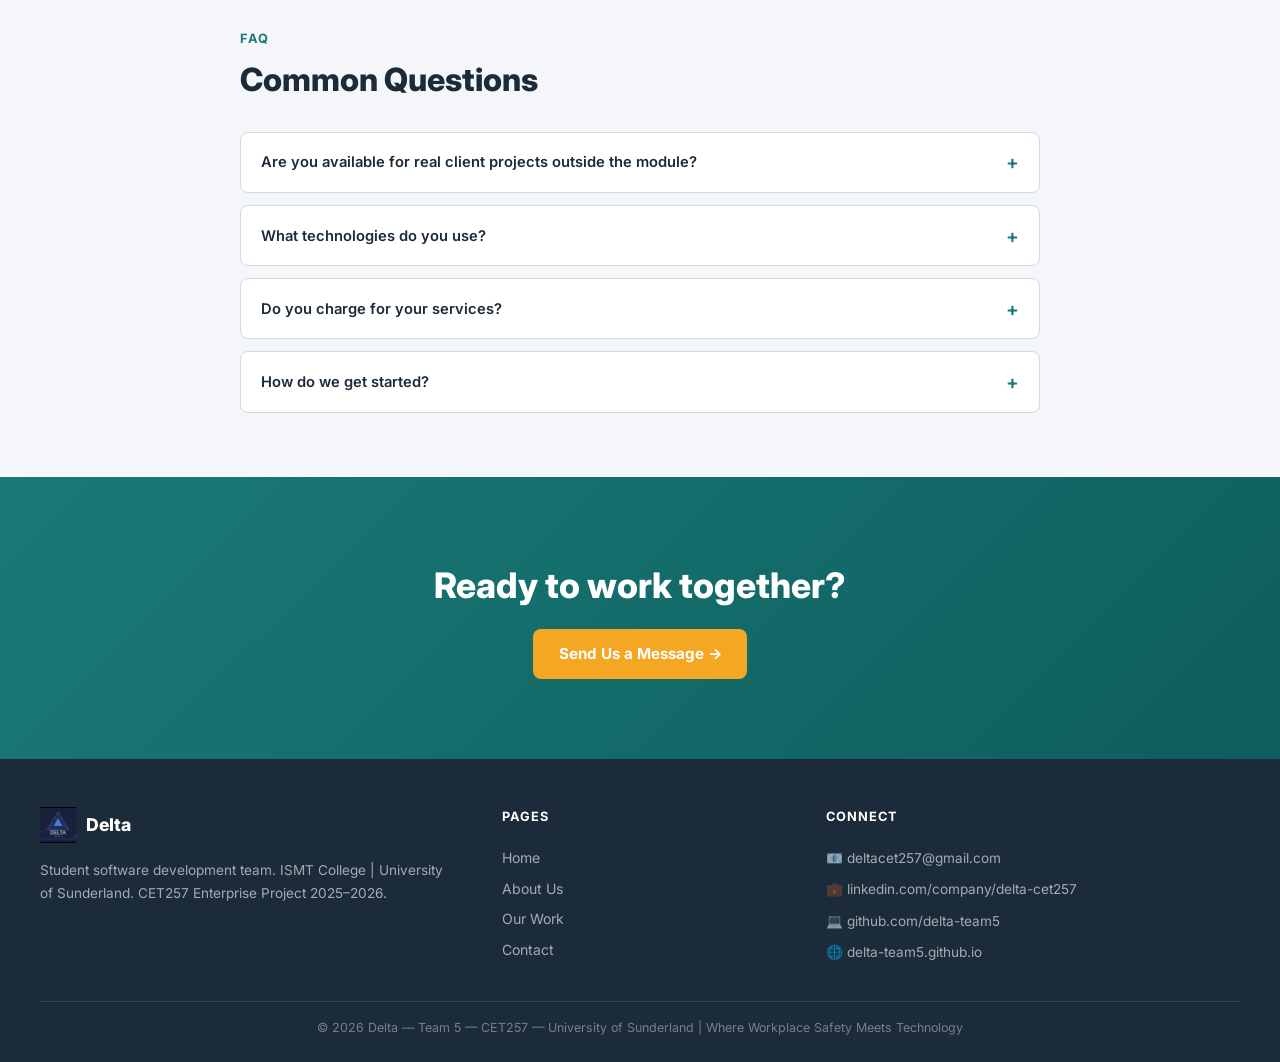
<file: contact.html>
<!DOCTYPE html>
<html lang="en">
<head>
  <meta charset="UTF-8">
  <meta name="viewport" content="width=device-width, initial-scale=1.0">
  <meta name="description" content="Contact Delta — Student software development team at ISMT College, University of Sunderland. Get in touch for collaboration and project enquiries.">
  <title>Contact — Delta</title>
  <link rel="stylesheet" href="style.css">
</head>
<body>

  <!-- ========== NAVBAR ========== -->
  <nav class="navbar" id="navbar">
    <div class="navbar__inner">
      <a href="index.html" class="navbar__logo">
        <img src="assets/logo.png" alt="Delta Logo" class="navbar__logo-image">
        <div class="navbar__logo-text">
          <span class="navbar__logo-name">Delta</span>
          <span class="navbar__logo-tagline">Where Workplace Safety Meets Technology</span>
        </div>
      </a>
      <button class="navbar__hamburger" id="hamburgerBtn" aria-label="Toggle navigation menu">
        <span></span><span></span><span></span>
      </button>
      <ul class="navbar__links" id="navLinks">
        <li><a href="index.html" class="navbar__link">Home</a></li>
        <li><a href="about.html" class="navbar__link">About Us</a></li>
        <li><a href="work.html" class="navbar__link">Our Work</a></li>
        <li><a href="contact.html" class="navbar__link navbar__link--contact navbar__link--active">Contact</a></li>
      </ul>
    </div>
  </nav>

  <!-- ========== PAGE HERO ========== -->
  <section class="page-hero">
    <div class="page-hero__inner">
      <p class="page-hero__label">GET IN TOUCH</p>
      <h1 class="page-hero__heading">Work With Delta</h1>
      <p class="page-hero__text">We are available for student collaboration projects. Get in touch.</p>
    </div>
  </section>

  <!-- ========== CONTACT SECTION ========== -->
  <section class="contact-section" id="contact-form">
    <div class="contact-section__inner">
      <!-- Left Column — Details -->
      <div>
        <p class="section-label">CONTACT DETAILS</p>
        <h2 class="section-heading" style="font-size:1.8rem;">Let's Talk</h2>

        <div class="contact-item">
          <span class="contact-item__icon">📧</span>
          <div>
            <p class="contact-item__label">Email</p>
            <p class="contact-item__value"><a href="mailto:deltacet257@gmail.com">deltacet257@gmail.com</a></p>
          </div>
        </div>

        <div class="contact-item">
          <span class="contact-item__icon">💼</span>
          <div>
            <p class="contact-item__label">LinkedIn</p>
            <p class="contact-item__value"><a href="https://linkedin.com/company/delta-cet257" target="_blank">linkedin.com/company/delta-cet257</a></p>
          </div>
        </div>

        <div class="contact-item">
          <span class="contact-item__icon">💻</span>
          <div>
            <p class="contact-item__label">GitHub</p>
            <p class="contact-item__value"><a href="https://github.com/delta-team5" target="_blank">github.com/delta-team5</a></p>
          </div>
        </div>

        <div class="contact-item">
          <span class="contact-item__icon">🌐</span>
          <div>
            <p class="contact-item__label">Website</p>
            <p class="contact-item__value"><a href="https://delta-team5.github.io" target="_blank">delta-team5.github.io</a></p>
          </div>
        </div>

        <div class="contact-item">
          <span class="contact-item__icon">🏫</span>
          <div>
            <p class="contact-item__label">Institution</p>
            <p class="contact-item__value">ISMT College<br>University of Sunderland<br>School of Computer Science</p>
          </div>
        </div>

        <div class="contact-item">
          <span class="contact-item__icon">📅</span>
          <div>
            <p class="contact-item__label">Availability</p>
            <p class="contact-item__value">Monday to Friday<br>9:00am to 5:00pm</p>
          </div>
        </div>

        <div class="contact-info-card">
          <h4 class="contact-info-card__title">ℹ️ Student Project Context</h4>
          <p class="contact-info-card__text">Delta is a student software development team. Our SafeMotion project is a real client engagement as part of the CET257 Enterprise Project module at ISMT College, University of Sunderland, under the supervision of Dr. Becky Allen.</p>
        </div>

        <!-- Team Contacts -->
        <div class="team-contacts">
          <p class="team-contacts__label">TEAM CONTACTS</p>
          <div class="team-contacts__item">
            <div>
              <span class="team-contacts__name">Nabin Acharya</span>
              <span class="team-contacts__role"> — Project Manager</span>
            </div>
            <div style="display: flex; flex-direction: column; align-items: flex-end;">
              <a href="mailto:ctit25d.nbn@ismt.edu.np" class="team-contacts__email">ctit25d.nbn@ismt.edu.np</a>
              <a href="mailto:bi95gb@student.sunderland.ac.uk" class="team-contacts__email">bi95gb@student.sunderland.ac.uk</a>
            </div>
          </div>
          <div class="team-contacts__item">
            <div>
              <span class="team-contacts__name">Pramisha Devkota</span>
              <span class="team-contacts__role"> — Deputy PM</span>
            </div>
            <div style="display: flex; flex-direction: column; align-items: flex-end;">
              <a href="mailto:ctit25d.pms@ismt.edu.np" class="team-contacts__email">ctit25d.pms@ismt.edu.np</a>
              <a href="mailto:bi96gp@student.sunderland.ac.uk" class="team-contacts__email">bi96gp@student.sunderland.ac.uk</a>
            </div>
          </div>
          <div class="team-contacts__item">
            <div>
              <span class="team-contacts__name">Pratik Kandel</span>
              <span class="team-contacts__role"> — Presentation</span>
            </div>
            <a href="mailto:ctit25d.ptk@ismt.edu.np" class="team-contacts__email">ctit25d.ptk@ismt.edu.np</a>
          </div>
          <div class="team-contacts__item">
            <div>
              <span class="team-contacts__name">Kritisha R. Shahi</span>
              <span class="team-contacts__role"> — Analyst / Designer</span>
            </div>
            <div style="display: flex; flex-direction: column; align-items: flex-end;">
              <a href="mailto:ctit25d.kts@ismt.edu.np" class="team-contacts__email">ctit25d.kts@ismt.edu.np</a>
              <a href="mailto:bi95ih@student.sunderland.ac.uk" class="team-contacts__email">bi95ih@student.sunderland.ac.uk</a>
            </div>
          </div>
          <div class="team-contacts__item">
            <div>
              <span class="team-contacts__name">Aishwarya Dhakal</span>
              <span class="team-contacts__role"> — Tester</span>
            </div>
            <div style="display: flex; flex-direction: column; align-items: flex-end;">
              <a href="mailto:ctit25d.ary@ismt.edu.np" class="team-contacts__email">ctit25d.ary@ismt.edu.np</a>
              <a href="mailto:bi96ch@student.sunderland.ac.uk" class="team-contacts__email">bi96ch@student.sunderland.ac.uk</a>
            </div>
          </div>
        </div>
      </div>

      <!-- Right Column — Form -->
      <div>
        <div class="contact-form-card">
          <h3 class="contact-form-card__heading">Send Us a Message</h3>
          <p class="contact-form-card__subtext">We aim to respond within 48 hours.</p>
          <form id="contactForm" onsubmit="return handleSubmit(event)">
            <div class="form-group">
              <label for="fullName">Full Name <span class="required">*</span></label>
              <input type="text" id="fullName" name="fullName" placeholder="Your full name" required>
            </div>
            <div class="form-group">
              <label for="email">Email Address <span class="required">*</span></label>
              <input type="email" id="email" name="email" placeholder="your.email@example.com" required>
            </div>
            <div class="form-group">
              <label for="organisation">Organisation / Company</label>
              <input type="text" id="organisation" name="organisation" placeholder="Your organisation (optional)">
            </div>
            <div class="form-group">
              <label for="subject">Subject <span class="required">*</span></label>
              <input type="text" id="subject" name="subject" placeholder="What is your message about?" required>
            </div>
            <div class="form-group">
              <label for="message">Message <span class="required">*</span></label>
              <textarea id="message" name="message" rows="6" placeholder="Tell us about your project or enquiry..." required></textarea>
            </div>
            <button type="submit" class="form-submit-btn">Send Message →</button>
            <p class="form-note">We aim to respond within 48 hours. For urgent queries email us directly at <a href="mailto:deltacet257@gmail.com" style="color:var(--primary);">deltacet257@gmail.com</a></p>
            <div class="form-success" id="formSuccess">✅ Thank you! We will be in touch within 48 hours.</div>
          </form>
        </div>
      </div>
    </div>
  </section>

  <!-- ========== FAQ ========== -->
  <section class="faq">
    <div class="faq__inner">
      <p class="section-label">FAQ</p>
      <h2 class="section-heading" style="font-size:2rem;">Common Questions</h2>
      <div class="faq__items">
        <div class="faq-item">
          <button class="faq-item__question" onclick="toggleFaq(this)">
            Are you available for real client projects outside the module?
            <span class="faq-item__icon">+</span>
          </button>
          <div class="faq-item__answer">
            <p class="faq-item__answer-text">Yes. Delta is open to collaboration on suitable projects that align with our technical skills in web development, interactive training systems and accessibility-first design. Contact us to discuss.</p>
          </div>
        </div>
        <div class="faq-item">
          <button class="faq-item__question" onclick="toggleFaq(this)">
            What technologies do you use?
            <span class="faq-item__icon">+</span>
          </button>
          <div class="faq-item__answer">
            <p class="faq-item__answer-text">Our primary stack is HTML5, CSS3 and JavaScript for front-end development, with Node.js and MySQL for full system back-end. We use Figma for design, GitHub for version control and Jest and Playwright for testing.</p>
          </div>
        </div>
        <div class="faq-item">
          <button class="faq-item__question" onclick="toggleFaq(this)">
            Do you charge for your services?
            <span class="faq-item__icon">+</span>
          </button>
          <div class="faq-item__answer">
            <p class="faq-item__answer-text">As a student team, our current projects are delivered as part of the CET257 Enterprise Project module. All tools we use are open-source and free, meaning zero licence cost to clients.</p>
          </div>
        </div>
        <div class="faq-item">
          <button class="faq-item__question" onclick="toggleFaq(this)">
            How do we get started?
            <span class="faq-item__icon">+</span>
          </button>
          <div class="faq-item__answer">
            <p class="faq-item__answer-text">Send us a message using the contact form, email us directly at deltacet257@gmail.com or connect with us on LinkedIn. We will respond within 48 hours.</p>
          </div>
        </div>
      </div>
    </div>
  </section>

  <!-- ========== FINAL CTA ========== -->
  <section class="cta">
    <div>
      <h2 class="cta__heading">Ready to work together?</h2>
      <div class="cta__buttons">
        <a href="#contact-form" class="btn btn-amber">Send Us a Message →</a>
      </div>
    </div>
  </section>

  <!-- ========== FOOTER ========== -->
  <footer class="footer">
    <div class="footer__inner">
      <div>
        <div class="footer__logo">
          <img src="assets/logo.png" alt="Delta Logo" class="footer__logo-image">
          <span class="footer__logo-name">Delta</span>
        </div>
        <p class="footer__description">Student software development team. ISMT College | University of Sunderland. CET257 Enterprise Project 2025–2026.</p>
      </div>
      <div>
        <h4 class="footer__heading">Pages</h4>
        <a href="index.html" class="footer__link">Home</a>
        <a href="about.html" class="footer__link">About Us</a>
        <a href="work.html" class="footer__link">Our Work</a>
        <a href="contact.html" class="footer__link">Contact</a>
      </div>
      <div>
        <h4 class="footer__heading">Connect</h4>
        <a href="mailto:deltacet257@gmail.com" class="footer__connect-link">📧 deltacet257@gmail.com</a>
        <a href="https://linkedin.com/company/delta-cet257" target="_blank" class="footer__connect-link">💼 linkedin.com/company/delta-cet257</a>
        <a href="https://github.com/delta-team5" target="_blank" class="footer__connect-link">💻 github.com/delta-team5</a>
        <a href="https://delta-team5.github.io" target="_blank" class="footer__connect-link">🌐 delta-team5.github.io</a>
      </div>
    </div>
    <div class="footer__bottom">
      © 2026 Delta — Team 5 — CET257 — University of Sunderland | Where Workplace Safety Meets Technology
    </div>
  </footer>

  <!-- ========== SCRIPTS ========== -->
  <script>
    // Hamburger menu
    const hamburgerBtn = document.getElementById('hamburgerBtn');
    const navLinks = document.getElementById('navLinks');
    hamburgerBtn.addEventListener('click', () => {
      navLinks.classList.toggle('active');
    });
    document.querySelectorAll('.navbar__link').forEach(link => {
      link.addEventListener('click', () => navLinks.classList.remove('active'));
    });

    // FAQ toggle
    function toggleFaq(btn) {
      const item = btn.parentElement;
      const isActive = item.classList.contains('active');
      // Close all
      document.querySelectorAll('.faq-item').forEach(el => el.classList.remove('active'));
      // Open clicked if wasn't active
      if (!isActive) item.classList.add('active');
    }

    // Contact form
    function handleSubmit(e) {
      e.preventDefault();
      document.getElementById('formSuccess').classList.add('visible');
      document.getElementById('contactForm').reset();
      setTimeout(() => {
        document.getElementById('formSuccess').classList.remove('visible');
      }, 5000);
      return false;
    }

    // Intersection Observer
    const observerOptions = { threshold: 0.1, rootMargin: '0px 0px -40px 0px' };
    const observer = new IntersectionObserver((entries) => {
      entries.forEach(entry => {
        if (entry.isIntersecting) {
          entry.target.classList.add('visible');
          observer.unobserve(entry.target);
        }
      });
    }, observerOptions);
    document.querySelectorAll('.fade-in').forEach(el => observer.observe(el));
  </script>

</body>
</html>
</file>
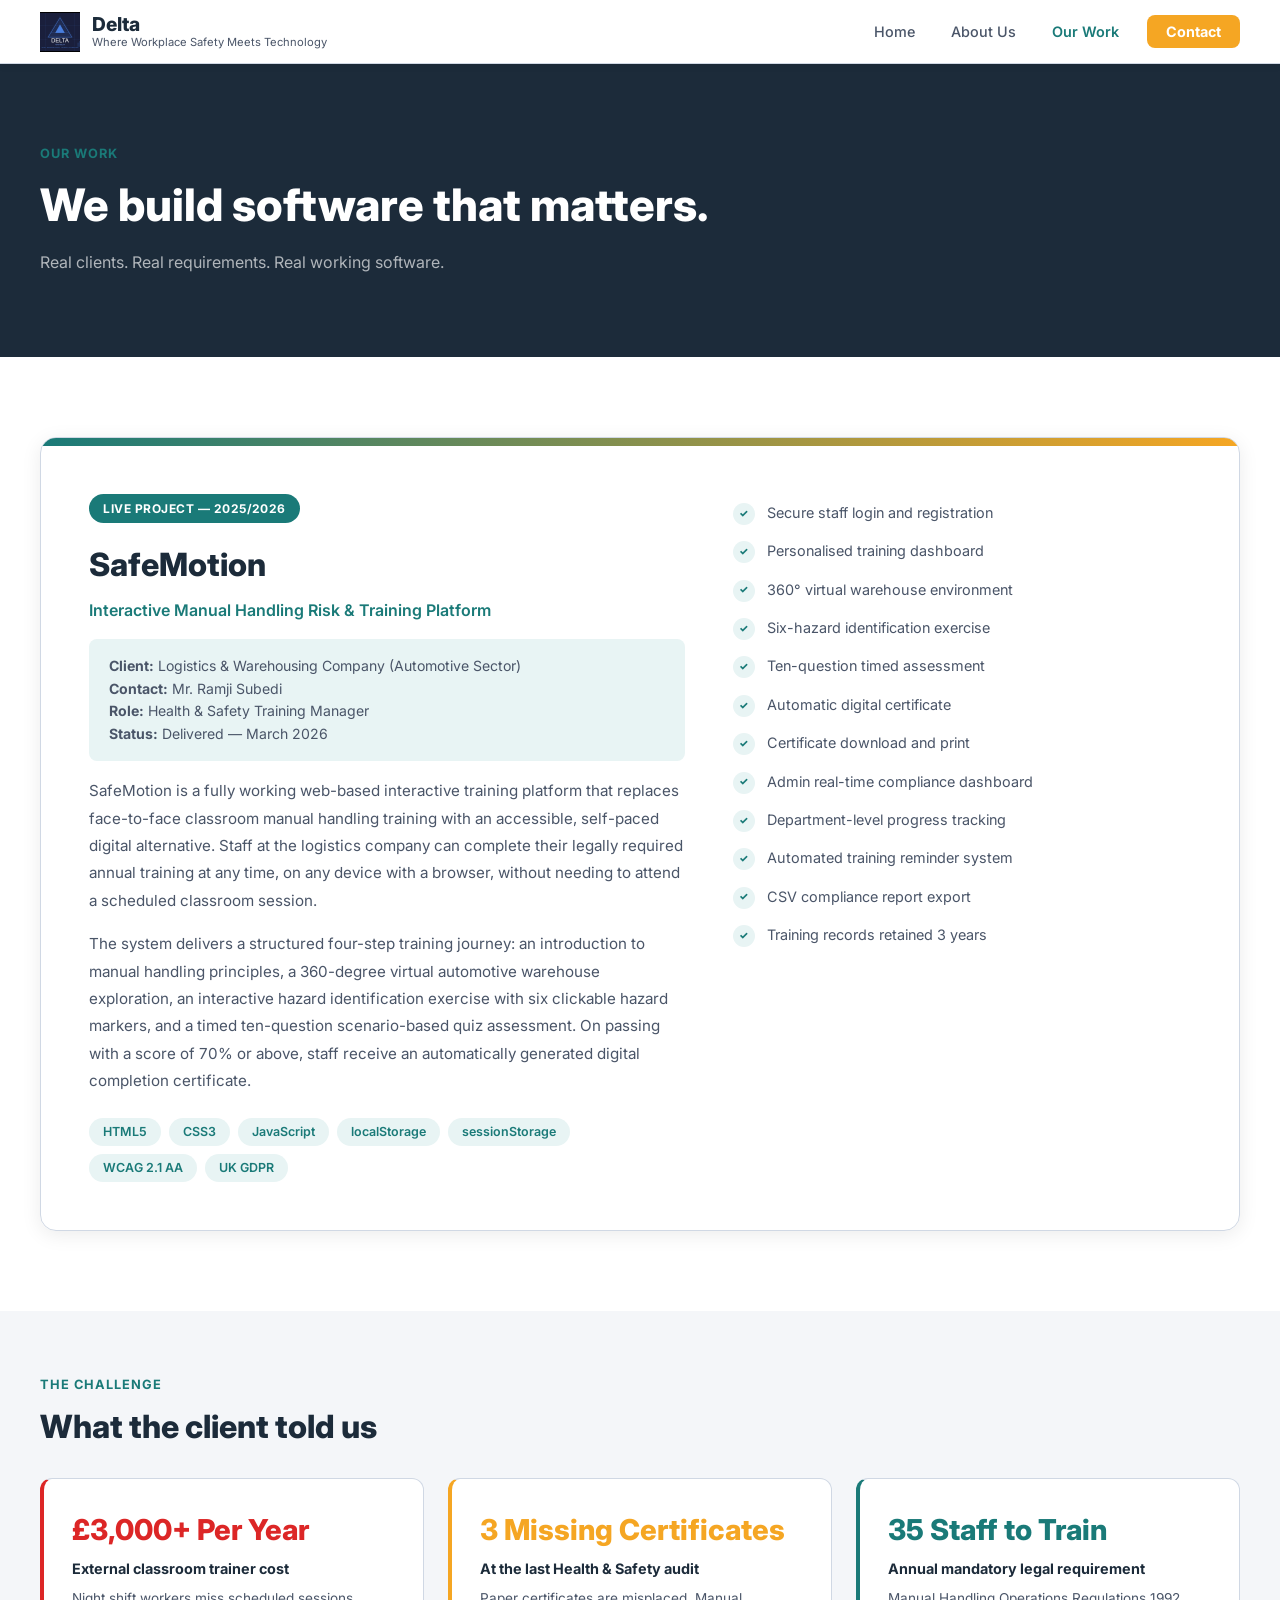
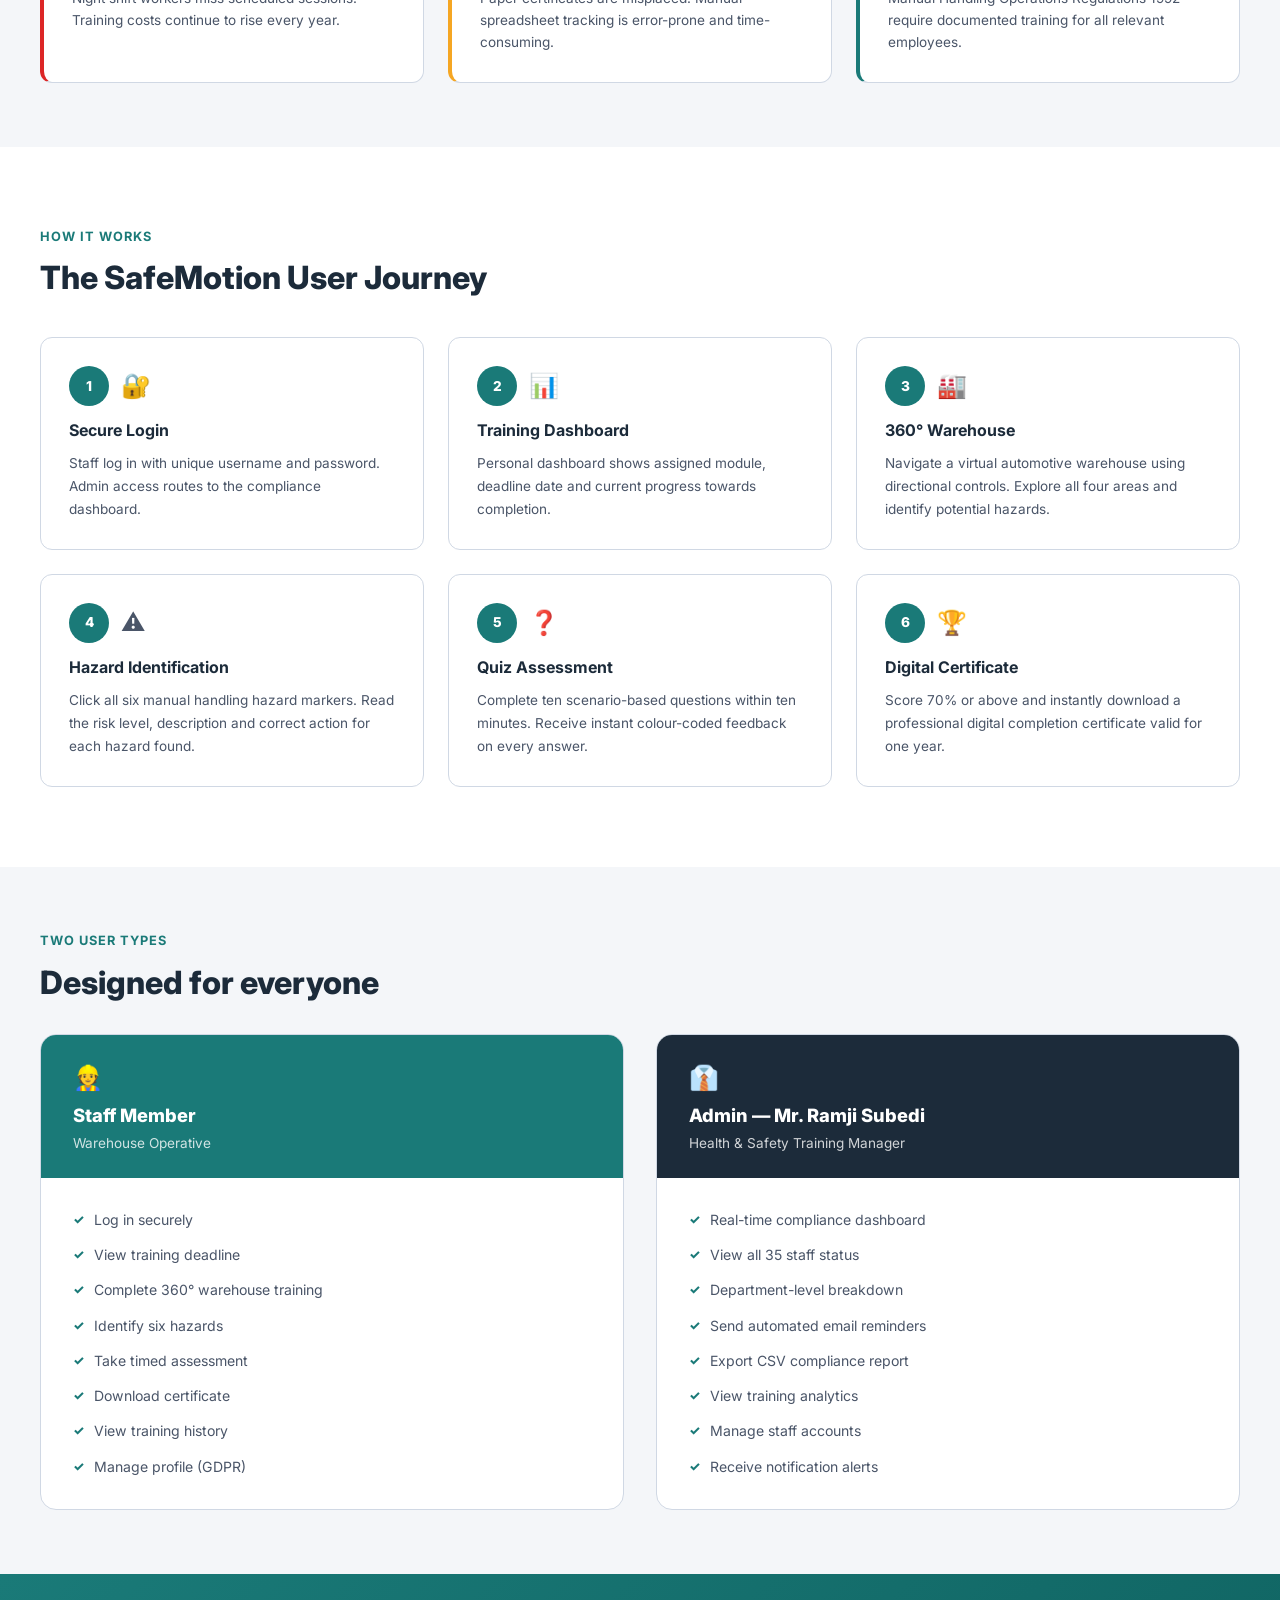
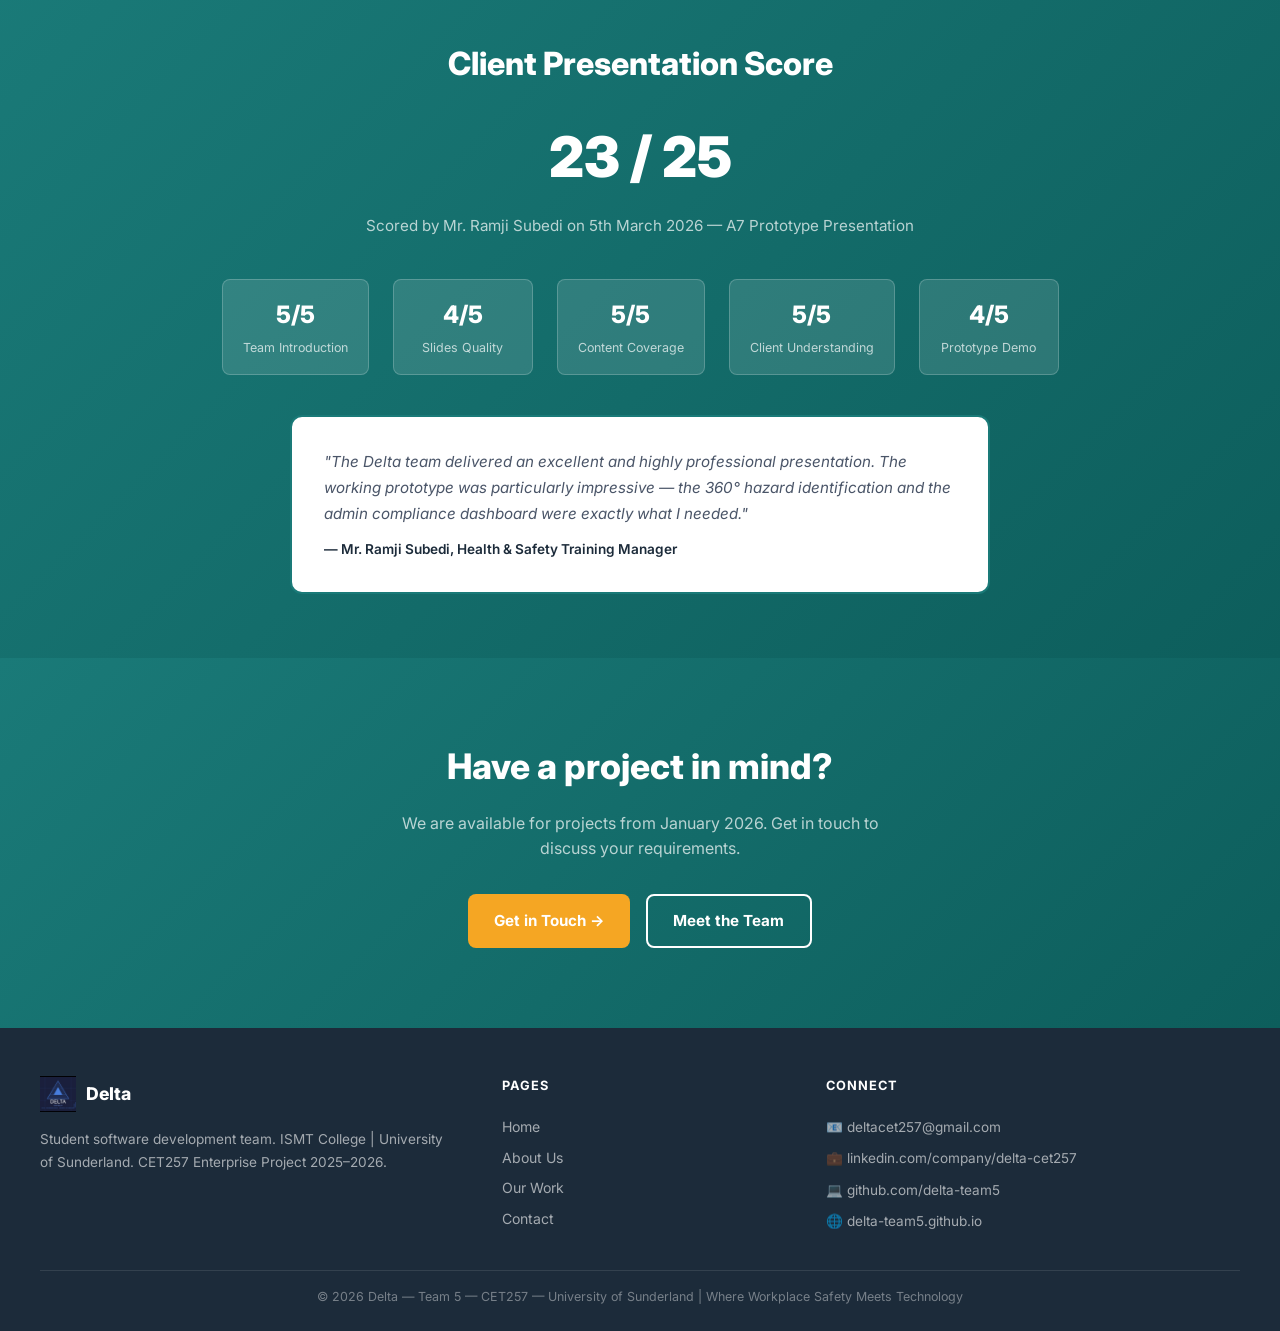
<file: work.html>
<!DOCTYPE html>
<html lang="en">
<head>
  <meta charset="UTF-8">
  <meta name="viewport" content="width=device-width, initial-scale=1.0">
  <meta name="description" content="SafeMotion — Delta's interactive manual handling risk and training platform built for a real logistics client. See the full project details.">
  <title>Our Work — Delta</title>
  <link rel="stylesheet" href="style.css">
</head>
<body>

  <!-- ========== NAVBAR ========== -->
  <nav class="navbar" id="navbar">
    <div class="navbar__inner">
      <a href="index.html" class="navbar__logo">
        <img src="assets/logo.png" alt="Delta Logo" class="navbar__logo-image">
        <div class="navbar__logo-text">
          <span class="navbar__logo-name">Delta</span>
          <span class="navbar__logo-tagline">Where Workplace Safety Meets Technology</span>
        </div>
      </a>
      <button class="navbar__hamburger" id="hamburgerBtn" aria-label="Toggle navigation menu">
        <span></span><span></span><span></span>
      </button>
      <ul class="navbar__links" id="navLinks">
        <li><a href="index.html" class="navbar__link">Home</a></li>
        <li><a href="about.html" class="navbar__link">About Us</a></li>
        <li><a href="work.html" class="navbar__link navbar__link--active">Our Work</a></li>
        <li><a href="contact.html" class="navbar__link navbar__link--contact">Contact</a></li>
      </ul>
    </div>
  </nav>

  <!-- ========== PAGE HERO ========== -->
  <section class="page-hero">
    <div class="page-hero__inner">
      <p class="page-hero__label">OUR WORK</p>
      <h1 class="page-hero__heading">We build software that matters.</h1>
      <p class="page-hero__text">Real clients. Real requirements. Real working software.</p>
    </div>
  </section>

  <!-- ========== MAIN PROJECT ========== -->
  <section class="main-project" id="safemotion">
    <div class="main-project__inner">
      <div class="main-project__card fade-in">
        <div class="main-project__strip"></div>
        <div class="main-project__body">
          <div>
            <span class="project-card__badge">LIVE PROJECT — 2025/2026</span>
            <h2 class="main-project__title">SafeMotion</h2>
            <p class="main-project__subtitle">Interactive Manual Handling Risk &amp; Training Platform</p>
            <div class="main-project__client-box">
              <p><strong>Client:</strong> Logistics &amp; Warehousing Company (Automotive Sector)</p>
              <p><strong>Contact:</strong> Mr. Ramji Subedi</p>
              <p><strong>Role:</strong> Health &amp; Safety Training Manager</p>
              <p><strong>Status:</strong> Delivered — March 2026</p>
            </div>
            <p class="main-project__desc">SafeMotion is a fully working web-based interactive training platform that replaces face-to-face classroom manual handling training with an accessible, self-paced digital alternative. Staff at the logistics company can complete their legally required annual training at any time, on any device with a browser, without needing to attend a scheduled classroom session.</p>
            <p class="main-project__desc">The system delivers a structured four-step training journey: an introduction to manual handling principles, a 360-degree virtual automotive warehouse exploration, an interactive hazard identification exercise with six clickable hazard markers, and a timed ten-question scenario-based quiz assessment. On passing with a score of 70% or above, staff receive an automatically generated digital completion certificate.</p>
            <div class="project-card__tags" style="margin-top:1.5rem;">
              <span class="tag">HTML5</span>
              <span class="tag">CSS3</span>
              <span class="tag">JavaScript</span>
              <span class="tag">localStorage</span>
              <span class="tag">sessionStorage</span>
              <span class="tag">WCAG 2.1 AA</span>
              <span class="tag">UK GDPR</span>
            </div>
          </div>
          <div>
            <ul class="main-project__features-list">
              <li class="main-project__feature-item"><span class="main-project__feature-check">✓</span> Secure staff login and registration</li>
              <li class="main-project__feature-item"><span class="main-project__feature-check">✓</span> Personalised training dashboard</li>
              <li class="main-project__feature-item"><span class="main-project__feature-check">✓</span> 360° virtual warehouse environment</li>
              <li class="main-project__feature-item"><span class="main-project__feature-check">✓</span> Six-hazard identification exercise</li>
              <li class="main-project__feature-item"><span class="main-project__feature-check">✓</span> Ten-question timed assessment</li>
              <li class="main-project__feature-item"><span class="main-project__feature-check">✓</span> Automatic digital certificate</li>
              <li class="main-project__feature-item"><span class="main-project__feature-check">✓</span> Certificate download and print</li>
              <li class="main-project__feature-item"><span class="main-project__feature-check">✓</span> Admin real-time compliance dashboard</li>
              <li class="main-project__feature-item"><span class="main-project__feature-check">✓</span> Department-level progress tracking</li>
              <li class="main-project__feature-item"><span class="main-project__feature-check">✓</span> Automated training reminder system</li>
              <li class="main-project__feature-item"><span class="main-project__feature-check">✓</span> CSV compliance report export</li>
              <li class="main-project__feature-item"><span class="main-project__feature-check">✓</span> Training records retained 3 years</li>
            </ul>
          </div>
        </div>
      </div>
    </div>
  </section>

  <!-- ========== THE CHALLENGE ========== -->
  <section class="challenge">
    <div class="challenge__inner">
      <p class="section-label">THE CHALLENGE</p>
      <h2 class="section-heading" style="font-size:2rem;">What the client told us</h2>
      <div class="challenge__grid">
        <div class="challenge-card challenge-card--red fade-in">
          <div class="challenge-card__number">£3,000+ Per Year</div>
          <h4 class="challenge-card__title">External classroom trainer cost</h4>
          <p class="challenge-card__text">Night shift workers miss scheduled sessions. Training costs continue to rise every year.</p>
        </div>
        <div class="challenge-card challenge-card--amber fade-in">
          <div class="challenge-card__number">3 Missing Certificates</div>
          <h4 class="challenge-card__title">At the last Health &amp; Safety audit</h4>
          <p class="challenge-card__text">Paper certificates are misplaced. Manual spreadsheet tracking is error-prone and time-consuming.</p>
        </div>
        <div class="challenge-card challenge-card--teal fade-in">
          <div class="challenge-card__number">35 Staff to Train</div>
          <h4 class="challenge-card__title">Annual mandatory legal requirement</h4>
          <p class="challenge-card__text">Manual Handling Operations Regulations 1992 require documented training for all relevant employees.</p>
        </div>
      </div>
    </div>
  </section>

  <!-- ========== HOW IT WORKS ========== -->
  <section class="how-it-works">
    <div class="how-it-works__inner">
      <p class="section-label">HOW IT WORKS</p>
      <h2 class="section-heading" style="font-size:2rem;">The SafeMotion User Journey</h2>
      <div class="how-it-works__grid">
        <div class="step-card fade-in">
          <div class="step-card__header">
            <div class="step-card__number">1</div>
            <span class="step-card__icon">🔐</span>
          </div>
          <h4 class="step-card__title">Secure Login</h4>
          <p class="step-card__text">Staff log in with unique username and password. Admin access routes to the compliance dashboard.</p>
        </div>
        <div class="step-card fade-in">
          <div class="step-card__header">
            <div class="step-card__number">2</div>
            <span class="step-card__icon">📊</span>
          </div>
          <h4 class="step-card__title">Training Dashboard</h4>
          <p class="step-card__text">Personal dashboard shows assigned module, deadline date and current progress towards completion.</p>
        </div>
        <div class="step-card fade-in">
          <div class="step-card__header">
            <div class="step-card__number">3</div>
            <span class="step-card__icon">🏭</span>
          </div>
          <h4 class="step-card__title">360° Warehouse</h4>
          <p class="step-card__text">Navigate a virtual automotive warehouse using directional controls. Explore all four areas and identify potential hazards.</p>
        </div>
        <div class="step-card fade-in">
          <div class="step-card__header">
            <div class="step-card__number">4</div>
            <span class="step-card__icon">⚠️</span>
          </div>
          <h4 class="step-card__title">Hazard Identification</h4>
          <p class="step-card__text">Click all six manual handling hazard markers. Read the risk level, description and correct action for each hazard found.</p>
        </div>
        <div class="step-card fade-in">
          <div class="step-card__header">
            <div class="step-card__number">5</div>
            <span class="step-card__icon">❓</span>
          </div>
          <h4 class="step-card__title">Quiz Assessment</h4>
          <p class="step-card__text">Complete ten scenario-based questions within ten minutes. Receive instant colour-coded feedback on every answer.</p>
        </div>
        <div class="step-card fade-in">
          <div class="step-card__header">
            <div class="step-card__number">6</div>
            <span class="step-card__icon">🏆</span>
          </div>
          <h4 class="step-card__title">Digital Certificate</h4>
          <p class="step-card__text">Score 70% or above and instantly download a professional digital completion certificate valid for one year.</p>
        </div>
      </div>
    </div>
  </section>

  <!-- ========== TWO USER TYPES ========== -->
  <section class="user-types">
    <div class="user-types__inner">
      <p class="section-label">TWO USER TYPES</p>
      <h2 class="section-heading" style="font-size:2rem;">Designed for everyone</h2>
      <div class="user-types__grid">
        <!-- Staff -->
        <div class="user-type-card fade-in">
          <div class="user-type-card__header user-type-card__header--teal">
            <div class="user-type-card__emoji">👷</div>
            <h3 class="user-type-card__title">Staff Member</h3>
            <p class="user-type-card__role">Warehouse Operative</p>
          </div>
          <div class="user-type-card__body">
            <div class="user-type-card__feature"><span class="user-type-card__check">✓</span> Log in securely</div>
            <div class="user-type-card__feature"><span class="user-type-card__check">✓</span> View training deadline</div>
            <div class="user-type-card__feature"><span class="user-type-card__check">✓</span> Complete 360° warehouse training</div>
            <div class="user-type-card__feature"><span class="user-type-card__check">✓</span> Identify six hazards</div>
            <div class="user-type-card__feature"><span class="user-type-card__check">✓</span> Take timed assessment</div>
            <div class="user-type-card__feature"><span class="user-type-card__check">✓</span> Download certificate</div>
            <div class="user-type-card__feature"><span class="user-type-card__check">✓</span> View training history</div>
            <div class="user-type-card__feature"><span class="user-type-card__check">✓</span> Manage profile (GDPR)</div>
          </div>
        </div>
        <!-- Admin -->
        <div class="user-type-card fade-in">
          <div class="user-type-card__header user-type-card__header--navy">
            <div class="user-type-card__emoji">👔</div>
            <h3 class="user-type-card__title">Admin — Mr. Ramji Subedi</h3>
            <p class="user-type-card__role">Health &amp; Safety Training Manager</p>
          </div>
          <div class="user-type-card__body">
            <div class="user-type-card__feature"><span class="user-type-card__check">✓</span> Real-time compliance dashboard</div>
            <div class="user-type-card__feature"><span class="user-type-card__check">✓</span> View all 35 staff status</div>
            <div class="user-type-card__feature"><span class="user-type-card__check">✓</span> Department-level breakdown</div>
            <div class="user-type-card__feature"><span class="user-type-card__check">✓</span> Send automated email reminders</div>
            <div class="user-type-card__feature"><span class="user-type-card__check">✓</span> Export CSV compliance report</div>
            <div class="user-type-card__feature"><span class="user-type-card__check">✓</span> View training analytics</div>
            <div class="user-type-card__feature"><span class="user-type-card__check">✓</span> Manage staff accounts</div>
            <div class="user-type-card__feature"><span class="user-type-card__check">✓</span> Receive notification alerts</div>
          </div>
        </div>
      </div>
    </div>
  </section>

  <!-- ========== CLIENT RESULT ========== -->
  <section class="client-result">
    <div class="client-result__inner">
      <h2 class="client-result__heading">Client Presentation Score</h2>
      <div class="client-result__score">23 / 25</div>
      <p class="client-result__subtext">Scored by Mr. Ramji Subedi on 5th March 2026 — A7 Prototype Presentation</p>
      <div class="client-result__scores">
        <div class="score-card">
          <div class="score-card__number">5/5</div>
          <div class="score-card__label">Team Introduction</div>
        </div>
        <div class="score-card">
          <div class="score-card__number">4/5</div>
          <div class="score-card__label">Slides Quality</div>
        </div>
        <div class="score-card">
          <div class="score-card__number">5/5</div>
          <div class="score-card__label">Content Coverage</div>
        </div>
        <div class="score-card">
          <div class="score-card__number">5/5</div>
          <div class="score-card__label">Client Understanding</div>
        </div>
        <div class="score-card">
          <div class="score-card__number">4/5</div>
          <div class="score-card__label">Prototype Demo</div>
        </div>
      </div>
      <div class="client-result__quote fade-in">
        <p class="client-result__quote-text">"The Delta team delivered an excellent and highly professional presentation. The working prototype was particularly impressive — the 360° hazard identification and the admin compliance dashboard were exactly what I needed."</p>
        <p class="client-result__quote-author">— Mr. Ramji Subedi, Health &amp; Safety Training Manager</p>
      </div>
    </div>
  </section>

  <!-- ========== CTA ========== -->
  <section class="cta">
    <div>
      <h2 class="cta__heading">Have a project in mind?</h2>
      <p class="cta__text">We are available for projects from January 2026. Get in touch to discuss your requirements.</p>
      <div class="cta__buttons">
        <a href="contact.html" class="btn btn-amber">Get in Touch →</a>
        <a href="about.html" class="btn btn-outline-white">Meet the Team</a>
      </div>
    </div>
  </section>

  <!-- ========== FOOTER ========== -->
  <footer class="footer">
    <div class="footer__inner">
      <div>
        <div class="footer__logo">
          <img src="assets/logo.png" alt="Delta Logo" class="footer__logo-image">
          <span class="footer__logo-name">Delta</span>
        </div>
        <p class="footer__description">Student software development team. ISMT College | University of Sunderland. CET257 Enterprise Project 2025–2026.</p>
      </div>
      <div>
        <h4 class="footer__heading">Pages</h4>
        <a href="index.html" class="footer__link">Home</a>
        <a href="about.html" class="footer__link">About Us</a>
        <a href="work.html" class="footer__link">Our Work</a>
        <a href="contact.html" class="footer__link">Contact</a>
      </div>
      <div>
        <h4 class="footer__heading">Connect</h4>
        <a href="mailto:deltacet257@gmail.com" class="footer__connect-link">📧 deltacet257@gmail.com</a>
        <a href="https://linkedin.com/company/delta-cet257" target="_blank" class="footer__connect-link">💼 linkedin.com/company/delta-cet257</a>
        <a href="https://github.com/delta-team5" target="_blank" class="footer__connect-link">💻 github.com/delta-team5</a>
        <a href="https://delta-team5.github.io" target="_blank" class="footer__connect-link">🌐 delta-team5.github.io</a>
      </div>
    </div>
    <div class="footer__bottom">
      © 2026 Delta — Team 5 — CET257 — University of Sunderland | Where Workplace Safety Meets Technology
    </div>
  </footer>

  <!-- ========== SCRIPTS ========== -->
  <script>
    const hamburgerBtn = document.getElementById('hamburgerBtn');
    const navLinks = document.getElementById('navLinks');
    hamburgerBtn.addEventListener('click', () => {
      navLinks.classList.toggle('active');
    });
    document.querySelectorAll('.navbar__link').forEach(link => {
      link.addEventListener('click', () => navLinks.classList.remove('active'));
    });
    const observerOptions = { threshold: 0.1, rootMargin: '0px 0px -40px 0px' };
    const observer = new IntersectionObserver((entries) => {
      entries.forEach(entry => {
        if (entry.isIntersecting) {
          entry.target.classList.add('visible');
          observer.unobserve(entry.target);
        }
      });
    }, observerOptions);
    document.querySelectorAll('.fade-in').forEach(el => observer.observe(el));
  </script>

</body>
</html>
</file>
<file: style.css>
@import url('https://fonts.googleapis.com/css2?family=Inter:wght@400;500;600;700;800&display=swap');

/* ============================================
   CSS VARIABLES
   ============================================ */
:root {
  --primary: #1A7A78;
  --primary-dark: #0D5E5C;
  --primary-light: #E8F4F4;
  --amber: #F5A623;
  --amber-dark: #D4890D;
  --navy: #1C2B3A;
  --gray: #4A5568;
  --gray-light: #718096;
  --gray-lt: #F4F6F9;
  --border: #D0D8E4;
  --white: #FFFFFF;
  --green: #16A34A;
  --red: #DC2626;
  --shadow-sm: 0 2px 8px rgba(0,0,0,0.06);
  --shadow: 0 4px 20px rgba(0,0,0,0.08);
  --radius: 12px;
  --radius-sm: 8px;
  --transition: all 0.2s ease;
}

/* ============================================
   RESET & BASE
   ============================================ */
* {
  box-sizing: border-box;
  margin: 0;
  padding: 0;
}

html {
  scroll-behavior: smooth;
}

body {
  font-family: 'Inter', sans-serif;
  color: var(--gray);
  background: var(--white);
  line-height: 1.6;
}

a {
  text-decoration: none;
  color: inherit;
}

img {
  max-width: 100%;
}

/* ============================================
   UTILITY CLASSES
   ============================================ */
.container {
  max-width: 1200px;
  margin: 0 auto;
  padding: 0 2rem;
}

.section-label {
  color: var(--primary);
  font-size: 0.8rem;
  text-transform: uppercase;
  font-weight: 700;
  letter-spacing: 0.08em;
  margin-bottom: 0.75rem;
}

.section-heading {
  color: var(--navy);
  font-size: 2.2rem;
  font-weight: 800;
  line-height: 1.2;
  margin-bottom: 1rem;
}

.section-heading--white {
  color: var(--white);
}

.section-text {
  color: var(--gray);
  font-size: 0.95rem;
  line-height: 1.8;
  max-width: 600px;
}

/* ============================================
   BUTTONS
   ============================================ */
.btn {
  display: inline-flex;
  align-items: center;
  gap: 0.5rem;
  padding: 0.8rem 1.6rem;
  border-radius: var(--radius-sm);
  font-weight: 700;
  font-size: 0.95rem;
  cursor: pointer;
  border: none;
  transition: var(--transition);
  text-decoration: none;
  font-family: 'Inter', sans-serif;
}

.btn-primary {
  background: var(--primary);
  color: var(--white);
}

.btn-primary:hover {
  background: var(--primary-dark);
  transform: translateY(-1px);
}

.btn-amber {
  background: var(--amber);
  color: var(--white);
}

.btn-amber:hover {
  background: var(--amber-dark);
  transform: translateY(-1px);
}

.btn-outline {
  background: transparent;
  border: 2px solid var(--primary);
  color: var(--primary);
}

.btn-outline:hover {
  background: var(--primary);
  color: var(--white);
}

.btn-outline-white {
  background: transparent;
  border: 2px solid white;
  color: white;
}

.btn-outline-white:hover {
  background: rgba(255,255,255,0.1);
}

/* ============================================
   NAVBAR
   ============================================ */
.navbar {
  height: 64px;
  background: var(--white);
  border-bottom: 1px solid var(--border);
  box-shadow: var(--shadow-sm);
  position: sticky;
  top: 0;
  z-index: 100;
  display: flex;
  align-items: center;
  padding: 0 2rem;
}

.navbar__inner {
  display: flex;
  align-items: center;
  justify-content: space-between;
  width: 100%;
  max-width: 1200px;
  margin: 0 auto;
}

.navbar__logo {
  display: flex;
  align-items: center;
  gap: 0.75rem;
  text-decoration: none;
}

.navbar__logo-image {
  width: 40px;
  height: 40px;
  object-fit: contain;
  flex-shrink: 0;
}

.navbar__logo-text {
  display: flex;
  flex-direction: column;
}

.navbar__logo-name {
  color: var(--navy);
  font-weight: 800;
  font-size: 1.2rem;
  line-height: 1.2;
}

.navbar__logo-tagline {
  color: var(--gray);
  font-size: 0.7rem;
  line-height: 1.2;
}

.navbar__links {
  display: flex;
  align-items: center;
  gap: 0.25rem;
  list-style: none;
}

.navbar__link {
  padding: 0.5rem 1rem;
  color: var(--gray);
  font-size: 0.9rem;
  font-weight: 500;
  border-radius: var(--radius-sm);
  transition: var(--transition);
}

.navbar__link:hover {
  color: var(--primary);
}

.navbar__link--active {
  color: var(--primary);
  font-weight: 600;
}

.navbar__link--contact {
  background: var(--amber);
  color: var(--white) !important;
  font-weight: 700;
  padding: 0.5rem 1.2rem;
  border-radius: var(--radius-sm);
  margin-left: 0.5rem;
}

.navbar__link--contact:hover {
  background: var(--amber-dark);
}

.navbar__link--contact.navbar__link--active {
  background: var(--amber-dark);
  color: var(--white) !important;
}

/* Hamburger */
.navbar__hamburger {
  display: none;
  flex-direction: column;
  gap: 5px;
  cursor: pointer;
  padding: 4px;
  background: none;
  border: none;
}

.navbar__hamburger span {
  display: block;
  width: 24px;
  height: 2.5px;
  background: var(--navy);
  border-radius: 2px;
  transition: var(--transition);
}

/* ============================================
   FOOTER
   ============================================ */
.footer {
  background: var(--navy);
  padding: 3rem 2rem 1.5rem;
}

.footer__inner {
  max-width: 1200px;
  margin: 0 auto;
  display: grid;
  grid-template-columns: 1.5fr 1fr 1.5fr;
  gap: 3rem;
}

.footer__logo {
  display: flex;
  align-items: center;
  gap: 0.6rem;
  margin-bottom: 1rem;
}

.footer__logo-image {
  width: 36px;
  height: 36px;
  object-fit: contain;
}

.footer__logo-name {
  color: var(--white);
  font-weight: 800;
  font-size: 1.1rem;
}

.footer__description {
  color: rgba(255,255,255,0.6);
  font-size: 0.85rem;
  line-height: 1.7;
}

.footer__heading {
  color: var(--white);
  font-size: 0.8rem;
  text-transform: uppercase;
  font-weight: 700;
  letter-spacing: 0.08em;
  margin-bottom: 1rem;
}

.footer__link {
  display: block;
  color: rgba(255,255,255,0.6);
  font-size: 0.88rem;
  padding: 0.25rem 0;
  transition: var(--transition);
}

.footer__link:hover {
  color: var(--white);
}

.footer__connect-link {
  display: flex;
  align-items: center;
  gap: 0.5rem;
  color: rgba(255,255,255,0.6);
  font-size: 0.85rem;
  padding: 0.3rem 0;
  transition: var(--transition);
}

.footer__connect-link:hover {
  color: var(--white);
}

.footer__bottom {
  max-width: 1200px;
  margin: 2rem auto 0;
  padding-top: 1rem;
  border-top: 1px solid rgba(255,255,255,0.1);
  text-align: center;
  color: rgba(255,255,255,0.4);
  font-size: 0.78rem;
}

/* ============================================
   PAGE HERO (About, Work, Contact)
   ============================================ */
.page-hero {
  background: var(--navy);
  padding: 5rem 2rem;
}

.page-hero__inner {
  max-width: 1200px;
  margin: 0 auto;
}

.page-hero__label {
  color: var(--primary);
  font-size: 0.8rem;
  text-transform: uppercase;
  font-weight: 700;
  letter-spacing: 0.08em;
  margin-bottom: 1rem;
}

.page-hero__heading {
  color: var(--white);
  font-size: 2.8rem;
  font-weight: 800;
  line-height: 1.15;
  max-width: 700px;
  margin-bottom: 1rem;
}

.page-hero__text {
  color: rgba(255,255,255,0.65);
  font-size: 1rem;
  line-height: 1.8;
  max-width: 600px;
}

/* ============================================
   HOME — HERO
   ============================================ */
.hero {
  background: linear-gradient(135deg, #1C2B3A 0%, #0A1628 100%);
  min-height: 90vh;
  display: flex;
  align-items: center;
  padding: 4rem 2rem;
}

.hero__inner {
  display: flex;
  align-items: center;
  gap: 4rem;
  max-width: 1200px;
  margin: 0 auto;
  width: 100%;
}

.hero__content {
  flex: 1.2;
}

.hero__badge {
  display: inline-block;
  border: 1px solid var(--primary);
  color: var(--primary);
  font-size: 0.78rem;
  font-weight: 600;
  padding: 0.4rem 1rem;
  border-radius: 50px;
  margin-bottom: 1.5rem;
}

.hero__heading {
  color: var(--white);
  font-size: 3rem;
  font-weight: 900;
  line-height: 1.1;
  margin-bottom: 1.5rem;
}

.hero__text {
  color: rgba(255,255,255,0.65);
  font-size: 1.05rem;
  line-height: 1.8;
  max-width: 520px;
  margin-bottom: 2rem;
}

.hero__buttons {
  display: flex;
  gap: 1rem;
  flex-wrap: wrap;
}

.hero__buttons .btn {
  padding: 0.9rem 1.8rem;
}

.hero__image-wrapper {
  flex: 1;
  display: flex;
  justify-content: center;
  align-items: center;
}

.hero__image {
  max-width: 100%;
  height: auto;
  border-radius: var(--radius);
  box-shadow: 0 12px 32px rgba(0, 0, 0, 0.2);
  border: 1px solid rgba(255, 255, 255, 0.1);
}

/* ============================================
   HOME — MISSION STRIP
   ============================================ */
.mission-strip {
  background: var(--primary);
  padding: 1.5rem 2rem;
}

.mission-strip__inner {
  max-width: 1200px;
  margin: 0 auto;
  display: flex;
  justify-content: space-between;
  align-items: center;
  gap: 2rem;
}

.mission-strip__text {
  color: var(--white);
  font-size: 1rem;
  font-weight: 600;
}

/* ============================================
   HOME — WHAT WE DO
   ============================================ */
.services {
  background: var(--white);
  padding: 5rem 2rem;
}

.services__inner {
  max-width: 1200px;
  margin: 0 auto;
}

.services__grid {
  display: grid;
  grid-template-columns: repeat(3, 1fr);
  gap: 2rem;
  margin-top: 2.5rem;
}

.service-card {
  background: var(--white);
  border: 1px solid var(--border);
  border-radius: var(--radius);
  padding: 2rem;
  border-top: 3px solid var(--primary);
  transition: transform 0.2s ease, box-shadow 0.2s ease;
}

.service-card:hover {
  transform: translateY(-4px);
  box-shadow: var(--shadow);
}

.service-card__icon {
  font-size: 2rem;
  margin-bottom: 1rem;
}

.service-card__title {
  color: var(--navy);
  font-weight: 700;
  font-size: 1.05rem;
  margin-bottom: 0.75rem;
}

.service-card__text {
  color: var(--gray);
  font-size: 0.9rem;
  line-height: 1.7;
}

/* ============================================
   HOME — STATS BAR
   ============================================ */
.stats {
  background: var(--gray-lt);
  padding: 2.5rem 2rem;
}

.stats__inner {
  max-width: 1200px;
  margin: 0 auto;
  display: flex;
  justify-content: center;
  gap: 4rem;
  flex-wrap: wrap;
}

.stat {
  text-align: center;
}

.stat__number {
  font-size: 2.5rem;
  font-weight: 800;
  color: var(--primary);
}

.stat__number--amber {
  color: var(--amber);
}

.stat__label {
  color: var(--gray);
  font-size: 0.85rem;
  margin-top: 0.25rem;
}

/* ============================================
   HOME — LATEST PROJECT
   ============================================ */
.latest-project {
  background: var(--white);
  padding: 5rem 2rem;
}

.latest-project__inner {
  max-width: 1200px;
  margin: 0 auto;
}

.project-card {
  background: var(--white);
  border: 1px solid var(--border);
  border-radius: 16px;
  overflow: hidden;
  box-shadow: var(--shadow);
  margin-top: 2rem;
}

.project-card__strip {
  height: 8px;
  background: linear-gradient(90deg, var(--primary) 0%, var(--amber) 100%);
}

.project-card__body {
  display: grid;
  grid-template-columns: 1.2fr 1fr;
  gap: 2.5rem;
  padding: 2.5rem;
}

.project-card__badge {
  display: inline-block;
  background: var(--primary);
  color: var(--white);
  font-size: 0.75rem;
  font-weight: 700;
  padding: 0.3rem 0.9rem;
  border-radius: 50px;
  text-transform: uppercase;
  letter-spacing: 0.04em;
  margin-bottom: 1rem;
}

.project-card__title {
  color: var(--navy);
  font-size: 1.5rem;
  font-weight: 800;
  line-height: 1.3;
  margin-bottom: 0.5rem;
}

.project-card__client {
  color: var(--gray);
  font-size: 0.9rem;
  line-height: 1.6;
}

.project-card__desc {
  color: var(--gray);
  font-size: 0.95rem;
  line-height: 1.8;
  margin-top: 1rem;
}

.project-card__tags {
  display: flex;
  flex-wrap: wrap;
  gap: 8px;
  margin-top: 1.25rem;
}

.tag {
  background: var(--primary-light);
  color: var(--primary);
  border-radius: 20px;
  padding: 4px 14px;
  font-size: 0.78rem;
  font-weight: 600;
}

.project-card__features {
  list-style: none;
}

.project-card__feature {
  display: flex;
  align-items: flex-start;
  gap: 0.75rem;
  padding: 0.5rem 0;
  color: var(--gray);
  font-size: 0.92rem;
  line-height: 1.5;
}

.project-card__feature-icon {
  width: 24px;
  height: 24px;
  background: var(--primary-light);
  color: var(--primary);
  border-radius: 50%;
  display: flex;
  align-items: center;
  justify-content: center;
  font-size: 0.7rem;
  font-weight: 700;
  flex-shrink: 0;
  margin-top: 2px;
}

.project-card__footer {
  background: var(--gray-lt);
  padding: 1.25rem 2.5rem;
  display: flex;
  align-items: center;
  justify-content: space-between;
  gap: 1rem;
  flex-wrap: wrap;
}

.project-card__footer-text {
  color: var(--gray);
  font-size: 0.88rem;
  font-weight: 500;
}

/* ============================================
   HOME — PRINCIPLES
   ============================================ */
.principles {
  background: var(--gray-lt);
  padding: 5rem 2rem;
}

.principles__inner {
  max-width: 1200px;
  margin: 0 auto;
  display: grid;
  grid-template-columns: 1fr 1fr;
  gap: 4rem;
  align-items: start;
}

.principles__text {
  color: var(--gray);
  font-size: 0.95rem;
  line-height: 1.8;
  margin-top: 1rem;
}

.principle-cards {
  display: flex;
  flex-direction: column;
  gap: 1rem;
}

.principle-card {
  background: var(--white);
  border: 1px solid var(--border);
  border-radius: var(--radius-sm);
  padding: 1.25rem 1.5rem;
  border-left: 4px solid var(--primary);
  transition: transform 0.2s ease, box-shadow 0.2s ease;
}

.principle-card:hover {
  transform: translateY(-2px);
  box-shadow: var(--shadow-sm);
}

.principle-card--amber {
  border-left-color: var(--amber);
}

.principle-card__title {
  color: var(--navy);
  font-weight: 700;
  font-size: 0.95rem;
  margin-bottom: 0.4rem;
}

.principle-card__text {
  color: var(--gray);
  font-size: 0.85rem;
  line-height: 1.6;
}

/* ============================================
   CTA SECTION
   ============================================ */
.cta {
  background: linear-gradient(135deg, var(--primary) 0%, var(--primary-dark) 100%);
  padding: 5rem 2rem;
  text-align: center;
}

.cta__heading {
  color: var(--white);
  font-size: 2.2rem;
  font-weight: 800;
  margin-bottom: 1rem;
}

.cta__text {
  color: rgba(255,255,255,0.7);
  font-size: 1rem;
  margin-bottom: 2rem;
  max-width: 500px;
  margin-left: auto;
  margin-right: auto;
}

.cta__buttons {
  display: flex;
  justify-content: center;
  gap: 1rem;
  flex-wrap: wrap;
}

/* ============================================
   ABOUT — COMPANY STORY
   ============================================ */
.story {
  background: var(--white);
  padding: 5rem 2rem;
}

.story__inner {
  max-width: 1200px;
  margin: 0 auto;
  display: grid;
  grid-template-columns: 1.2fr 1fr;
  gap: 4rem;
  align-items: start;
}

.story__paragraph {
  color: var(--gray);
  font-size: 0.95rem;
  line-height: 1.8;
  margin-top: 1rem;
}

.story__quote {
  background: var(--primary);
  color: var(--white);
  border-radius: var(--radius);
  padding: 2rem;
  margin-bottom: 1.5rem;
}

.story__quote-mark {
  font-size: 3rem;
  opacity: 0.3;
  line-height: 1;
  margin-bottom: 0.5rem;
}

.story__quote-text {
  font-size: 0.95rem;
  line-height: 1.7;
  font-style: italic;
}

.story__quote-author {
  margin-top: 1rem;
  font-size: 0.85rem;
  opacity: 0.8;
  font-weight: 600;
  font-style: normal;
}

.story__mission {
  border: 2px solid var(--amber);
  border-radius: var(--radius-sm);
  padding: 1.5rem;
}

.story__mission-label {
  color: var(--amber);
  font-size: 0.75rem;
  text-transform: uppercase;
  font-weight: 700;
  letter-spacing: 0.08em;
  margin-bottom: 0.5rem;
}

.story__mission-text {
  color: var(--gray);
  font-size: 0.9rem;
  line-height: 1.7;
}

/* ============================================
   ABOUT — TEAM
   ============================================ */
.team {
  background: var(--gray-lt);
  padding: 5rem 2rem;
}

.team__inner {
  max-width: 1200px;
  margin: 0 auto;
}

.team__grid {
  display: grid;
  grid-template-columns: repeat(3, 1fr);
  gap: 2rem;
  margin-top: 2.5rem;
}

.team__grid--bottom {
  grid-template-columns: repeat(2, 1fr);
  max-width: 800px;
  margin-left: auto;
  margin-right: auto;
  margin-top: 2rem;
}

.team-card {
  background: var(--white);
  border: 1px solid var(--border);
  border-radius: 16px;
  padding: 2rem;
  text-align: center;
  box-shadow: var(--shadow-sm);
  transition: transform 0.2s ease, box-shadow 0.2s ease;
}

.team-card:hover {
  transform: translateY(-4px);
  box-shadow: var(--shadow);
}

.team-card__avatar {
  width: 70px;
  height: 70px;
  border-radius: 50%;
  display: flex;
  align-items: center;
  justify-content: center;
  color: var(--white);
  font-weight: 800;
  font-size: 1.1rem;
  margin: 0 auto;
}

.team-card__name {
  color: var(--navy);
  font-size: 1.1rem;
  font-weight: 700;
  margin-top: 1rem;
}

.team-card__role {
  display: inline-block;
  background: var(--primary);
  color: var(--white);
  font-size: 0.75rem;
  font-weight: 600;
  padding: 0.25rem 0.75rem;
  border-radius: 50px;
  margin: 0.5rem auto;
}

.team-card__desc {
  color: var(--gray);
  font-size: 0.85rem;
  line-height: 1.6;
  margin-top: 0.75rem;
}

.team-card__skills {
  display: flex;
  flex-wrap: wrap;
  justify-content: center;
  gap: 6px;
  margin-top: 1rem;
}

.team-card__skill {
  background: var(--gray-lt);
  color: var(--gray);
  font-size: 0.72rem;
  font-weight: 600;
  padding: 3px 10px;
  border-radius: 50px;
}

.team-card__email {
  color: var(--primary);
  font-size: 0.78rem;
  margin-top: 0.75rem;
  display: block;
}

/* ============================================
   ABOUT — SKILLS AUDIT TABLE
   ============================================ */
.skills-audit {
  background: var(--white);
  padding: 5rem 2rem;
}

.skills-audit__inner {
  max-width: 1200px;
  margin: 0 auto;
}

.skills-audit__table-wrap {
  overflow-x: auto;
  margin-top: 2rem;
  border-radius: var(--radius);
  border: 1px solid var(--border);
}

.skills-audit__table {
  width: 100%;
  border-collapse: collapse;
  font-size: 0.88rem;
}

.skills-audit__table thead th {
  background: var(--primary);
  color: var(--white);
  padding: 0.9rem 1rem;
  text-align: center;
  font-weight: 700;
  font-size: 0.82rem;
  white-space: nowrap;
}

.skills-audit__table thead th:first-child {
  text-align: left;
}

.skills-audit__table tbody td {
  padding: 0.8rem 1rem;
  text-align: center;
  border-bottom: 1px solid var(--border);
  color: var(--gray);
  font-weight: 500;
}

.skills-audit__table tbody td:first-child {
  text-align: left;
  font-weight: 600;
  color: var(--navy);
  white-space: nowrap;
}

.skills-audit__table tbody tr:last-child td {
  border-bottom: none;
}

.skills-audit__table tbody tr:hover {
  background: var(--gray-lt);
}

.td-highlight {
  background: var(--primary-light);
  color: var(--primary) !important;
  font-weight: 700 !important;
}

/* ============================================
   ABOUT — GROUP RULES
   ============================================ */
.group-rules {
  background: var(--gray-lt);
  padding: 4rem 2rem;
}

.group-rules__inner {
  max-width: 1200px;
  margin: 0 auto;
}

.group-rules__grid {
  display: grid;
  grid-template-columns: repeat(2, 1fr);
  gap: 1.5rem;
  margin-top: 2rem;
}

.rule-card {
  background: var(--white);
  border: 1px solid var(--border);
  border-radius: var(--radius);
  padding: 1.5rem;
  border-left: 4px solid var(--primary);
  transition: transform 0.2s ease, box-shadow 0.2s ease;
}

.rule-card:hover {
  transform: translateY(-2px);
  box-shadow: var(--shadow-sm);
}

.rule-card__icon {
  font-size: 1.5rem;
  margin-bottom: 0.5rem;
}

.rule-card__title {
  color: var(--navy);
  font-weight: 700;
  font-size: 1rem;
  margin-bottom: 0.5rem;
}

.rule-card__text {
  color: var(--gray);
  font-size: 0.88rem;
  line-height: 1.7;
}

/* ============================================
   WORK — MAIN PROJECT
   ============================================ */
.main-project {
  background: var(--white);
  padding: 5rem 2rem;
}

.main-project__inner {
  max-width: 1200px;
  margin: 0 auto;
}

.main-project__card {
  border: 1px solid var(--border);
  border-radius: 16px;
  overflow: hidden;
  box-shadow: var(--shadow);
}

.main-project__strip {
  height: 8px;
  background: linear-gradient(90deg, var(--primary) 0%, var(--amber) 100%);
}

.main-project__body {
  display: grid;
  grid-template-columns: 1.3fr 1fr;
  gap: 3rem;
  padding: 3rem;
}

.main-project__subtitle {
  color: var(--primary);
  font-size: 1rem;
  font-weight: 600;
  margin-bottom: 1rem;
}

.main-project__title {
  color: var(--navy);
  font-size: 2rem;
  font-weight: 800;
  margin-bottom: 0.5rem;
}

.main-project__client-box {
  background: var(--primary-light);
  border-radius: var(--radius-sm);
  padding: 1rem 1.25rem;
  margin: 1rem 0;
}

.main-project__client-box p {
  color: var(--gray);
  font-size: 0.88rem;
  line-height: 1.6;
}

.main-project__desc {
  color: var(--gray);
  font-size: 0.95rem;
  line-height: 1.8;
  margin-top: 1rem;
}

.main-project__features-list {
  list-style: none;
}

.main-project__feature-item {
  display: flex;
  align-items: flex-start;
  gap: 0.75rem;
  padding: 0.45rem 0;
  color: var(--gray);
  font-size: 0.9rem;
}

.main-project__feature-check {
  width: 22px;
  height: 22px;
  background: var(--primary-light);
  color: var(--primary);
  border-radius: 50%;
  display: flex;
  align-items: center;
  justify-content: center;
  font-size: 0.65rem;
  font-weight: 800;
  flex-shrink: 0;
  margin-top: 2px;
}

/* ============================================
   WORK — CHALLENGE
   ============================================ */
.challenge {
  background: var(--gray-lt);
  padding: 4rem 2rem;
}

.challenge__inner {
  max-width: 1200px;
  margin: 0 auto;
}

.challenge__grid {
  display: grid;
  grid-template-columns: repeat(3, 1fr);
  gap: 1.5rem;
  margin-top: 2rem;
}

.challenge-card {
  background: var(--white);
  border: 1px solid var(--border);
  border-radius: var(--radius);
  padding: 1.75rem;
  transition: transform 0.2s ease, box-shadow 0.2s ease;
}

.challenge-card:hover {
  transform: translateY(-3px);
  box-shadow: var(--shadow);
}

.challenge-card--red { border-left: 4px solid var(--red); }
.challenge-card--amber { border-left: 4px solid var(--amber); }
.challenge-card--teal { border-left: 4px solid var(--primary); }

.challenge-card__number {
  font-size: 1.8rem;
  font-weight: 800;
  margin-bottom: 0.25rem;
}

.challenge-card--red .challenge-card__number { color: var(--red); }
.challenge-card--amber .challenge-card__number { color: var(--amber); }
.challenge-card--teal .challenge-card__number { color: var(--primary); }

.challenge-card__title {
  color: var(--navy);
  font-weight: 700;
  font-size: 0.9rem;
  margin-bottom: 0.5rem;
}

.challenge-card__text {
  color: var(--gray);
  font-size: 0.85rem;
  line-height: 1.6;
}

/* ============================================
   WORK — HOW IT WORKS
   ============================================ */
.how-it-works {
  background: var(--white);
  padding: 5rem 2rem;
}

.how-it-works__inner {
  max-width: 1200px;
  margin: 0 auto;
}

.how-it-works__grid {
  display: grid;
  grid-template-columns: repeat(3, 1fr);
  gap: 1.5rem;
  margin-top: 2.5rem;
}

.step-card {
  background: var(--white);
  border: 1px solid var(--border);
  border-radius: var(--radius);
  padding: 1.75rem;
  transition: transform 0.2s ease, box-shadow 0.2s ease;
}

.step-card:hover {
  transform: translateY(-3px);
  box-shadow: var(--shadow);
}

.step-card__header {
  display: flex;
  align-items: center;
  gap: 0.75rem;
  margin-bottom: 0.75rem;
}

.step-card__number {
  width: 40px;
  height: 40px;
  background: var(--primary);
  color: var(--white);
  border-radius: 50%;
  display: flex;
  align-items: center;
  justify-content: center;
  font-weight: 800;
  font-size: 0.85rem;
  flex-shrink: 0;
}

.step-card__icon {
  font-size: 1.5rem;
}

.step-card__title {
  color: var(--navy);
  font-weight: 700;
  font-size: 1rem;
  margin-bottom: 0.5rem;
}

.step-card__text {
  color: var(--gray);
  font-size: 0.85rem;
  line-height: 1.7;
}

/* ============================================
   WORK — TWO USER TYPES
   ============================================ */
.user-types {
  background: var(--gray-lt);
  padding: 4rem 2rem;
}

.user-types__inner {
  max-width: 1200px;
  margin: 0 auto;
}

.user-types__grid {
  display: grid;
  grid-template-columns: repeat(2, 1fr);
  gap: 2rem;
  margin-top: 2rem;
}

.user-type-card {
  background: var(--white);
  border: 1px solid var(--border);
  border-radius: 16px;
  overflow: hidden;
  transition: transform 0.2s ease, box-shadow 0.2s ease;
}

.user-type-card:hover {
  transform: translateY(-3px);
  box-shadow: var(--shadow);
}

.user-type-card__header {
  padding: 1.5rem 2rem;
  color: var(--white);
}

.user-type-card__header--teal {
  background: var(--primary);
}

.user-type-card__header--navy {
  background: var(--navy);
}

.user-type-card__emoji {
  font-size: 1.5rem;
  margin-bottom: 0.25rem;
}

.user-type-card__title {
  font-size: 1.15rem;
  font-weight: 800;
}

.user-type-card__role {
  font-size: 0.85rem;
  opacity: 0.8;
  margin-top: 0.1rem;
}

.user-type-card__body {
  padding: 1.5rem 2rem;
}

.user-type-card__feature {
  display: flex;
  align-items: center;
  gap: 0.6rem;
  padding: 0.4rem 0;
  color: var(--gray);
  font-size: 0.88rem;
}

.user-type-card__check {
  color: var(--primary);
  font-weight: 800;
  font-size: 0.8rem;
}

/* ============================================
   WORK — CLIENT RESULT
   ============================================ */
.client-result {
  background: linear-gradient(135deg, var(--primary) 0%, var(--primary-dark) 100%);
  padding: 4rem 2rem;
  text-align: center;
}

.client-result__inner {
  max-width: 1000px;
  margin: 0 auto;
}

.client-result__heading {
  color: var(--white);
  font-size: 2rem;
  font-weight: 800;
  margin-bottom: 1.5rem;
}

.client-result__score {
  color: var(--white);
  font-size: 3.5rem;
  font-weight: 900;
  margin-bottom: 0.75rem;
}

.client-result__subtext {
  color: rgba(255,255,255,0.7);
  font-size: 0.95rem;
  margin-bottom: 2.5rem;
}

.client-result__scores {
  display: flex;
  justify-content: center;
  gap: 1.5rem;
  flex-wrap: wrap;
  margin-bottom: 2.5rem;
}

.score-card {
  background: rgba(255,255,255,0.12);
  border: 1px solid rgba(255,255,255,0.2);
  border-radius: var(--radius-sm);
  padding: 1rem 1.25rem;
  min-width: 140px;
}

.score-card__number {
  color: var(--white);
  font-size: 1.5rem;
  font-weight: 800;
}

.score-card__label {
  color: rgba(255,255,255,0.7);
  font-size: 0.78rem;
  margin-top: 0.25rem;
}

.client-result__quote {
  background: var(--white);
  border-radius: var(--radius);
  border: 2px solid var(--primary);
  padding: 2rem;
  max-width: 700px;
  margin: 0 auto;
  text-align: left;
}

.client-result__quote-text {
  color: var(--gray);
  font-size: 0.95rem;
  line-height: 1.7;
  font-style: italic;
}

.client-result__quote-author {
  color: var(--navy);
  font-size: 0.85rem;
  font-weight: 600;
  margin-top: 0.75rem;
}

/* ============================================
   CONTACT — CONTACT SECTION
   ============================================ */
.contact-section {
  background: var(--white);
  padding: 5rem 2rem;
}

.contact-section__inner {
  max-width: 1200px;
  margin: 0 auto;
  display: grid;
  grid-template-columns: 1fr 1fr;
  gap: 4rem;
  align-items: start;
}

.contact-item {
  display: flex;
  gap: 1rem;
  margin-bottom: 1.5rem;
  align-items: flex-start;
}

.contact-item__icon {
  font-size: 1.25rem;
  flex-shrink: 0;
  margin-top: 2px;
}

.contact-item__label {
  color: var(--navy);
  font-weight: 700;
  font-size: 0.9rem;
  margin-bottom: 0.2rem;
}

.contact-item__value {
  color: var(--gray);
  font-size: 0.9rem;
  line-height: 1.5;
}

.contact-item__value a {
  color: var(--primary);
  transition: var(--transition);
}

.contact-item__value a:hover {
  color: var(--primary-dark);
}

.contact-info-card {
  background: var(--primary-light);
  border-left: 4px solid var(--primary);
  border-radius: var(--radius-sm);
  padding: 1.25rem;
  margin-top: 1.5rem;
}

.contact-info-card__title {
  color: var(--navy);
  font-weight: 700;
  font-size: 0.9rem;
  margin-bottom: 0.5rem;
}

.contact-info-card__text {
  color: var(--gray);
  font-size: 0.85rem;
  line-height: 1.7;
}

.team-contacts {
  margin-top: 2rem;
}

.team-contacts__label {
  color: var(--primary);
  font-size: 0.75rem;
  text-transform: uppercase;
  font-weight: 700;
  letter-spacing: 0.08em;
  margin-bottom: 0.75rem;
}

.team-contacts__item {
  display: flex;
  justify-content: space-between;
  align-items: center;
  padding: 0.5rem 0;
  border-bottom: 1px solid var(--border);
  font-size: 0.82rem;
}

.team-contacts__name {
  color: var(--navy);
  font-weight: 600;
}

.team-contacts__role {
  color: var(--gray-light);
  font-size: 0.78rem;
}

.team-contacts__email {
  color: var(--primary);
  font-size: 0.78rem;
}

/* Contact Form */
.contact-form-card {
  background: var(--white);
  border: 1px solid var(--border);
  border-radius: var(--radius);
  padding: 2rem;
  box-shadow: var(--shadow);
}

.contact-form-card__heading {
  color: var(--navy);
  font-size: 1.3rem;
  font-weight: 800;
  margin-bottom: 0.3rem;
}

.contact-form-card__subtext {
  color: var(--gray);
  font-size: 0.88rem;
  margin-bottom: 1.5rem;
}

.form-group {
  margin-bottom: 1.25rem;
}

.form-group label {
  display: block;
  color: var(--navy);
  font-size: 0.85rem;
  font-weight: 600;
  margin-bottom: 0.4rem;
}

.form-group label .required {
  color: var(--red);
}

.form-group input,
.form-group textarea {
  width: 100%;
  padding: 0.75rem 1rem;
  border: 1px solid var(--border);
  border-radius: var(--radius-sm);
  font-family: 'Inter', sans-serif;
  font-size: 0.9rem;
  color: var(--navy);
  transition: var(--transition);
  background: var(--white);
}

.form-group input:focus,
.form-group textarea:focus {
  outline: none;
  border-color: var(--primary);
  box-shadow: 0 0 0 3px rgba(26,122,120,0.1);
}

.form-group input::placeholder,
.form-group textarea::placeholder {
  color: var(--gray-light);
}

.form-group textarea {
  resize: vertical;
}

.form-submit-btn {
  width: 100%;
  padding: 0.9rem;
  background: var(--primary);
  color: var(--white);
  border: none;
  border-radius: var(--radius-sm);
  font-family: 'Inter', sans-serif;
  font-size: 0.95rem;
  font-weight: 700;
  cursor: pointer;
  transition: var(--transition);
}

.form-submit-btn:hover {
  background: var(--primary-dark);
  transform: translateY(-1px);
}

.form-note {
  color: var(--gray-light);
  font-size: 0.78rem;
  font-style: italic;
  margin-top: 0.75rem;
  text-align: center;
}

.form-success {
  display: none;
  background: #f0fdf4;
  border: 1px solid #bbf7d0;
  border-radius: var(--radius-sm);
  padding: 1rem;
  color: var(--green);
  font-weight: 600;
  font-size: 0.9rem;
  text-align: center;
  margin-top: 1rem;
  animation: fadeIn 0.4s ease;
}

.form-success.visible {
  display: block;
}

@keyframes fadeIn {
  from { opacity: 0; transform: translateY(-8px); }
  to { opacity: 1; transform: translateY(0); }
}

/* ============================================
   CONTACT — FAQ
   ============================================ */
.faq {
  background: var(--gray-lt);
  padding: 4rem 2rem;
}

.faq__inner {
  max-width: 800px;
  margin: 0 auto;
}

.faq__items {
  margin-top: 2rem;
  display: flex;
  flex-direction: column;
  gap: 0.75rem;
}

.faq-item {
  background: var(--white);
  border: 1px solid var(--border);
  border-radius: var(--radius-sm);
  overflow: hidden;
  transition: box-shadow 0.2s ease;
}

.faq-item:hover {
  box-shadow: var(--shadow-sm);
}

.faq-item__question {
  display: flex;
  align-items: center;
  justify-content: space-between;
  padding: 1.1rem 1.25rem;
  cursor: pointer;
  color: var(--navy);
  font-weight: 600;
  font-size: 0.92rem;
  background: none;
  border: none;
  width: 100%;
  text-align: left;
  font-family: 'Inter', sans-serif;
  transition: var(--transition);
}

.faq-item__question:hover {
  color: var(--primary);
}

.faq-item__icon {
  font-size: 1.2rem;
  transition: transform 0.3s ease;
  color: var(--primary);
  flex-shrink: 0;
}

.faq-item.active .faq-item__icon {
  transform: rotate(45deg);
}

.faq-item__answer {
  max-height: 0;
  overflow: hidden;
  transition: max-height 0.3s ease, padding 0.3s ease;
}

.faq-item.active .faq-item__answer {
  max-height: 300px;
  padding: 0 1.25rem 1.1rem;
}

.faq-item__answer-text {
  color: var(--gray);
  font-size: 0.88rem;
  line-height: 1.7;
}

/* ============================================
   SCROLL ANIMATIONS
   ============================================ */
.fade-in {
  opacity: 0;
  transform: translateY(24px);
  transition: opacity 0.6s ease, transform 0.6s ease;
}

.fade-in.visible {
  opacity: 1;
  transform: translateY(0);
}

/* ============================================
   RESPONSIVE — TABLET (768px - 1024px)
   ============================================ */
@media (max-width: 1024px) {
  .hero__heading {
    font-size: 2.4rem;
  }

  .hero__inner {
    gap: 2.5rem;
  }

  .services__grid,
  .how-it-works__grid {
    grid-template-columns: repeat(2, 1fr);
  }

  .stats__inner {
    gap: 2rem;
  }

  .page-hero__heading {
    font-size: 2.2rem;
  }

  .principles__inner {
    gap: 2.5rem;
  }
}

/* ============================================
   RESPONSIVE — MOBILE (below 768px)
   ============================================ */
@media (max-width: 768px) {
  /* Navbar */
  .navbar__hamburger {
    display: flex;
  }

  .navbar__links {
    display: none;
    position: absolute;
    top: 64px;
    left: 0;
    right: 0;
    background: var(--white);
    flex-direction: column;
    padding: 1rem;
    border-bottom: 1px solid var(--border);
    box-shadow: 0 8px 20px rgba(0,0,0,0.1);
  }

  .navbar__links.active {
    display: flex;
  }

  .navbar__link {
    padding: 0.75rem 1rem;
    width: 100%;
    text-align: center;
  }

  .navbar__link--contact {
    margin-left: 0;
    margin-top: 0.5rem;
  }

  /* Hero */
  .hero {
    min-height: auto;
    padding: 3rem 1.5rem;
  }

  .hero__inner {
    flex-direction: column;
    gap: 2.5rem;
  }

  .hero__heading {
    font-size: 2rem;
  }

  .hero__text {
    font-size: 0.95rem;
  }

  .hero__buttons {
    flex-direction: column;
  }

  .hero__buttons .btn {
    text-align: center;
    justify-content: center;
  }

  /* Mission Strip */
  .mission-strip__inner {
    flex-direction: column;
    text-align: center;
    gap: 1rem;
  }

  /* Services */
  .services__grid,
  .challenge__grid,
  .how-it-works__grid {
    grid-template-columns: 1fr;
  }

  /* Stats */
  .stats__inner {
    gap: 1.5rem;
    justify-content: space-around;
  }

  .stat__number {
    font-size: 2rem;
  }

  /* Project Card */
  .project-card__body,
  .main-project__body {
    grid-template-columns: 1fr;
  }

  .project-card__footer {
    flex-direction: column;
    text-align: center;
  }

  /* Principles */
  .principles__inner {
    grid-template-columns: 1fr;
    gap: 2.5rem;
  }

  /* Page Hero */
  .page-hero {
    padding: 3.5rem 1.5rem;
  }

  .page-hero__heading {
    font-size: 2rem;
  }

  /* Story */
  .story__inner {
    grid-template-columns: 1fr;
    gap: 2.5rem;
  }

  /* Team */
  .team__grid,
  .team__grid--bottom {
    grid-template-columns: 1fr;
    max-width: 100%;
  }

  /* Skills Audit */
  .skills-audit__table {
    font-size: 0.78rem;
  }

  .skills-audit__table thead th,
  .skills-audit__table tbody td {
    padding: 0.6rem 0.5rem;
  }

  /* Group Rules */
  .group-rules__grid {
    grid-template-columns: 1fr;
  }

  /* User Types */
  .user-types__grid {
    grid-template-columns: 1fr;
  }

  /* Client Result */
  .client-result__score {
    font-size: 2.5rem;
  }

  .client-result__scores {
    gap: 0.75rem;
  }

  .score-card {
    min-width: 120px;
  }

  /* Contact */
  .contact-section__inner {
    grid-template-columns: 1fr;
    gap: 2.5rem;
  }

  /* CTA */
  .cta__heading {
    font-size: 1.8rem;
  }

  .cta__buttons {
    flex-direction: column;
    align-items: center;
  }

  /* Footer */
  .footer__inner {
    grid-template-columns: 1fr;
    gap: 2rem;
  }

  /* Section sizing */
  .section-heading {
    font-size: 1.8rem;
  }

  .services,
  .latest-project,
  .principles,
  .story,
  .team,
  .skills-audit,
  .main-project,
  .how-it-works,
  .contact-section {
    padding: 3.5rem 1.5rem;
  }

  .stats,
  .challenge,
  .user-types,
  .group-rules,
  .faq {
    padding: 2.5rem 1.5rem;
  }

  .cta {
    padding: 3.5rem 1.5rem;
  }
}

@media (max-width: 480px) {
  .hero__heading {
    font-size: 1.7rem;
  }

  .stats__inner {
    flex-direction: column;
    gap: 1rem;
  }

  .hero__badge {
    font-size: 0.7rem;
  }

  .client-result__scores {
    flex-direction: column;
    align-items: center;
  }
}
</file>
